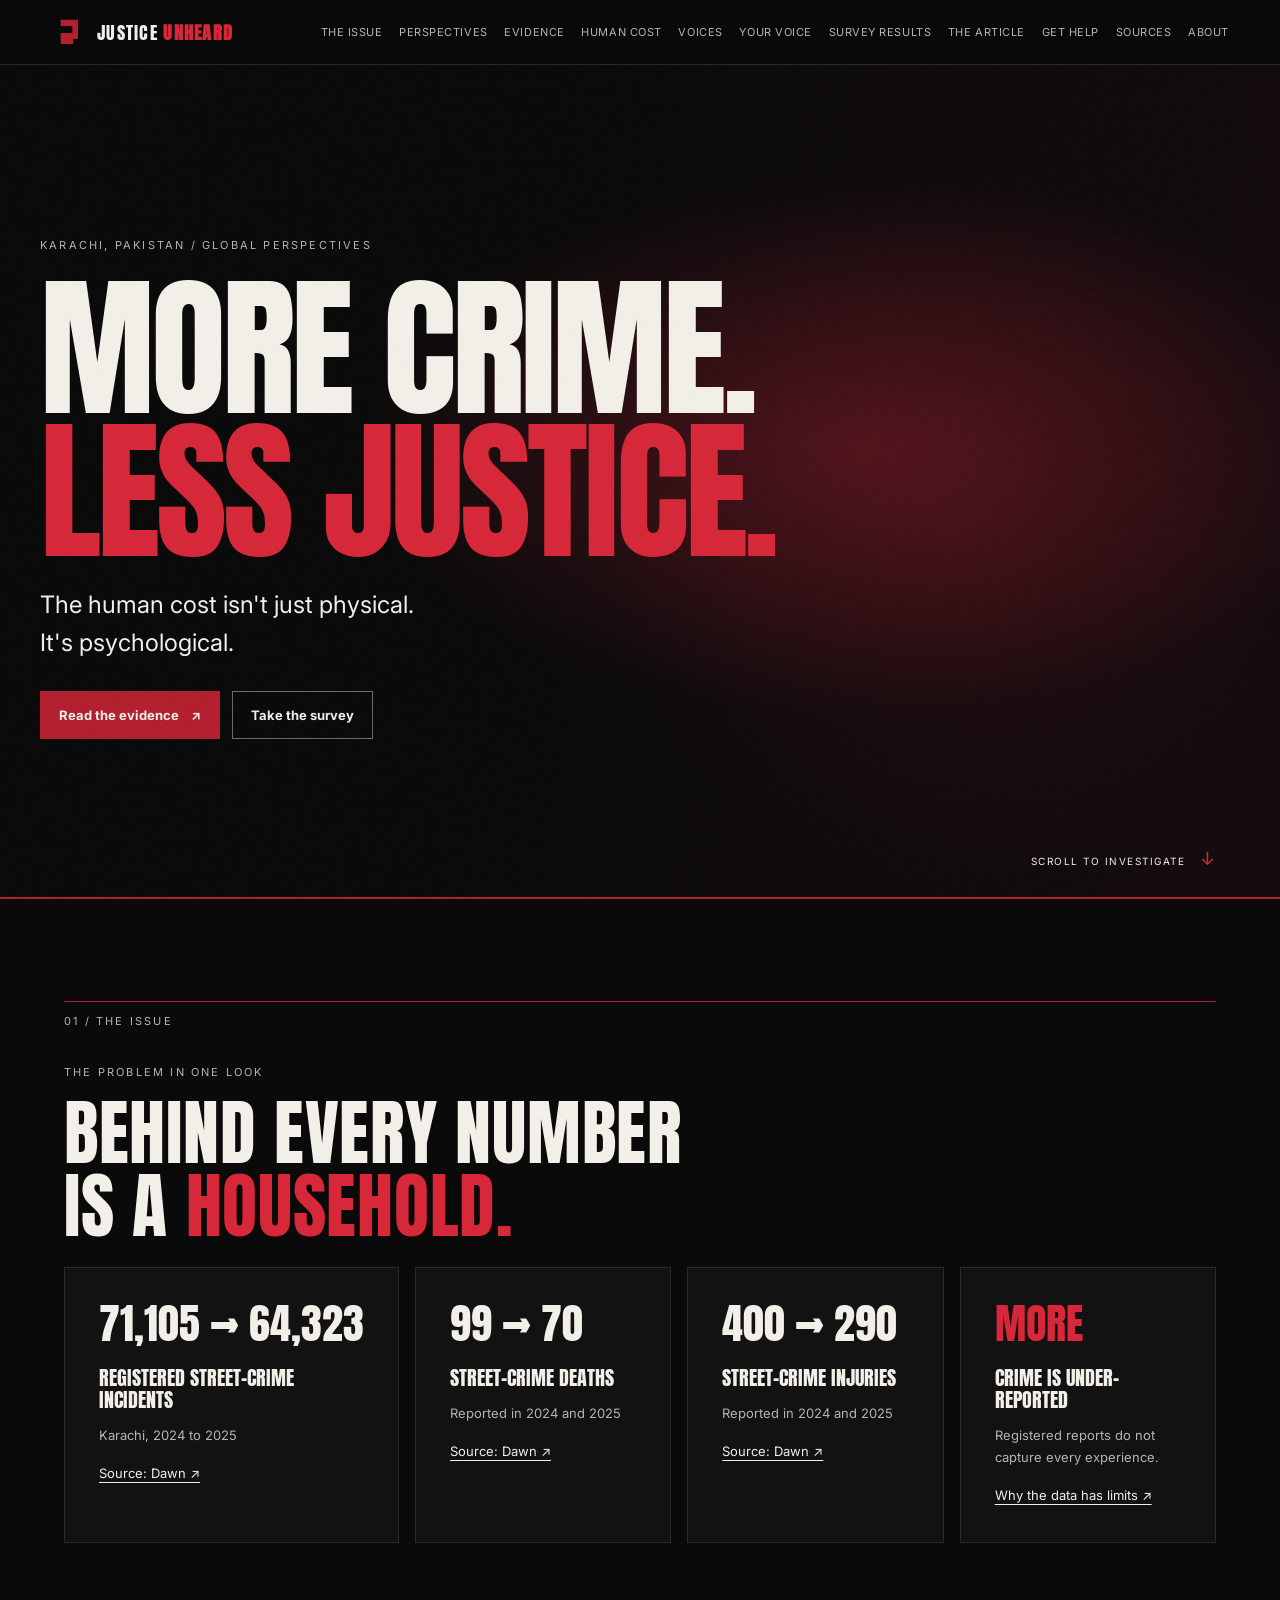
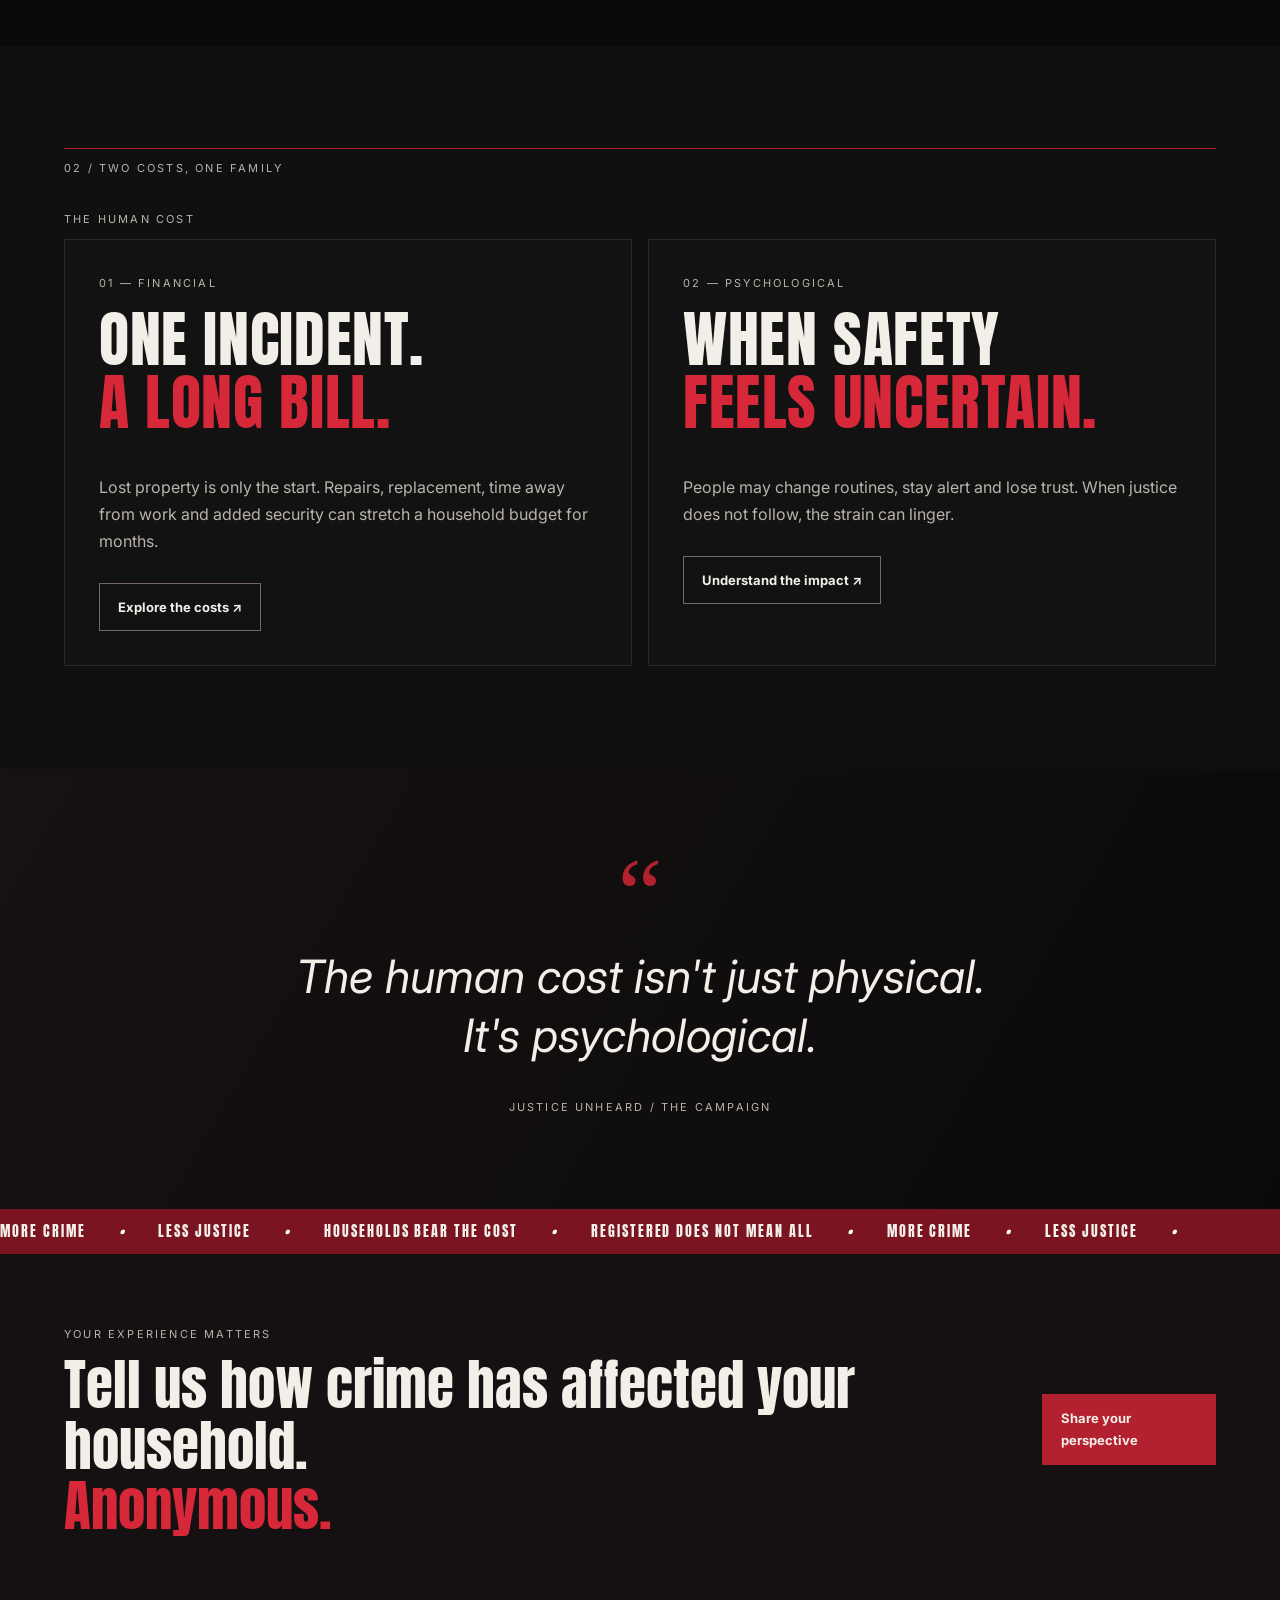
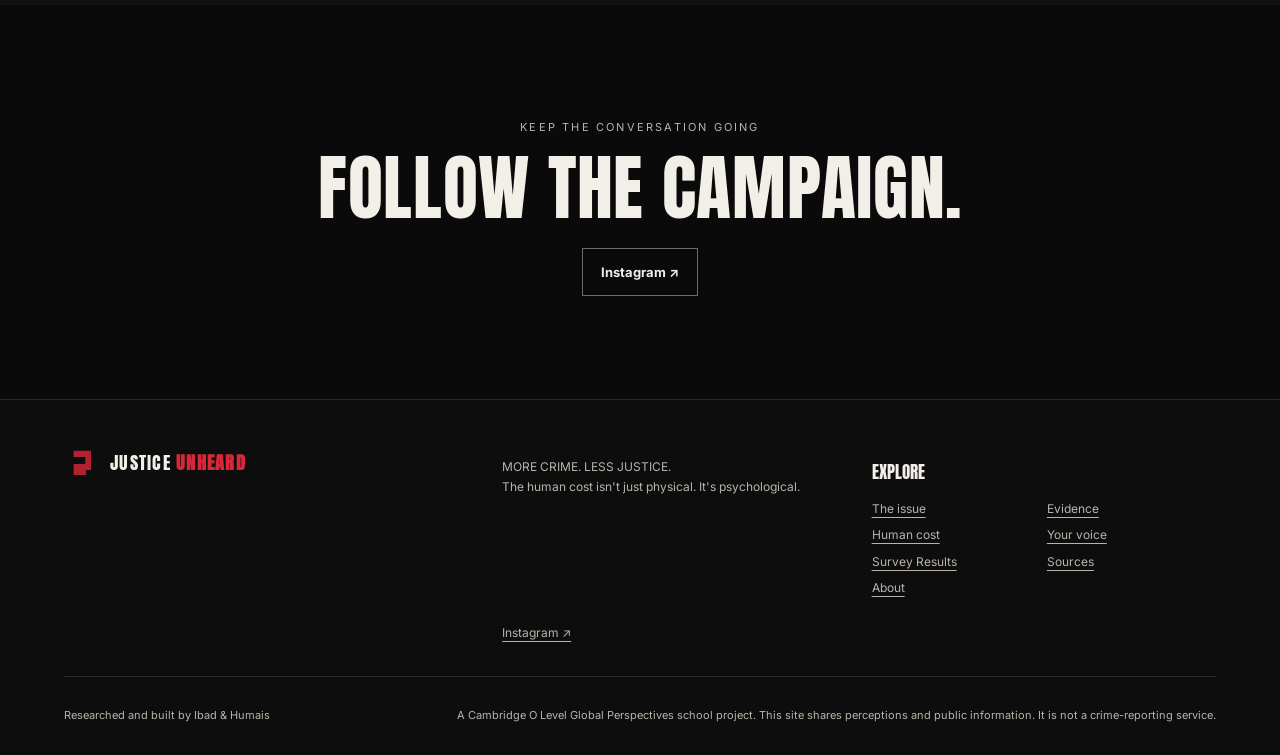
<file: index.html>
<!doctype html>
<html lang="en"><head><meta charset="utf-8"><meta name="viewport" content="width=device-width, initial-scale=1"><meta name="theme-color" content="#0a0a0a"><meta name="description" content="Justice Unheard: exploring the hidden financial and psychological cost of crime in Karachi."><meta property="og:title" content="Justice Unheard — More crime. Less justice."><meta property="og:description" content="The human cost isn't just physical. It's psychological."><meta property="og:type" content="website"><title>Justice Unheard — More crime. Less justice.</title><link rel="icon" href="assets/favicon.svg" type="image/svg+xml"><link rel="preconnect" href="https://fonts.googleapis.com"><link rel="preconnect" href="https://fonts.gstatic.com" crossorigin><link href="https://fonts.googleapis.com/css2?family=Anton&family=Inter:wght@400;500;600;700&display=swap" rel="stylesheet"><link rel="stylesheet" href="css/style.css"></head>
<body><a class="skip" href="#main">Skip to content</a><header class="site-header"><a class="brand" href="index.html"><img src="assets/logo.png" alt="Justice Unheard logo" width="36" height="36"><span>JUSTICE <b>UNHEARD</b></span></a><button class="menu-toggle" aria-label="Open navigation" aria-expanded="false">☰</button><nav class="nav" aria-label="Main navigation"><a href="issue.html">The issue</a><a href="perspectives.html">Perspectives</a><a href="evidence.html">Evidence</a><a href="impact.html">Human cost</a><a href="voices.html">Voices</a><a href="survey.html">Your voice</a><a href="survey-results.html">Survey Results</a><a href="article.html">The article</a><a href="help.html">Get help</a><a href="sources.html">Sources</a><a href="about.html">About</a></nav></header>
<main id="main">
<section class="hero"><div class="hero-glow"></div><div class="hero-content"><p class="eyebrow">KARACHI, PAKISTAN / GLOBAL PERSPECTIVES</p><h1>MORE CRIME.<br><span class="red">LESS JUSTICE.</span></h1><p class="hero-sub">The human cost isn't just physical.<br>It's psychological.</p><div class="actions"><a class="button" href="evidence.html">Read the evidence <span>↗</span></a><a class="button secondary survey-link" href="https://docs.google.com/forms/d/e/1FAIpQLScim4iBCGQR0rxpNgpihbhOZPfpFt5k8nPVeiE0IDJoPFiang/viewform?usp=publish-editor" target="_blank" rel="noopener noreferrer" aria-label="Open the survey in a new tab">Take the survey</a></div></div><a class="scroll-cue" href="#overview">SCROLL TO INVESTIGATE <span>↓</span></a><div class="hero-rule"></div></section>
<section class="section" id="overview"><div class="section-label"><span>01 / THE ISSUE</span></div><p class="eyebrow">THE PROBLEM IN ONE LOOK</p><h2>Behind every number<br>is a <span class="red">household.</span></h2><div class="grid stats"><article class="card stat reveal"><span class="stat-number">71,105 <i>→</i> 64,323</span><h3>Registered street-crime incidents</h3><p>Karachi, 2024 to 2025</p><a href="sources.html#src-5">Source: Dawn ↗</a></article><article class="card stat reveal"><span class="stat-number">99 <i>→</i> 70</span><h3>Street-crime deaths</h3><p>Reported in 2024 and 2025</p><a href="sources.html#src-5">Source: Dawn ↗</a></article><article class="card stat reveal"><span class="stat-number">400 <i>→</i> 290</span><h3>Street-crime injuries</h3><p>Reported in 2024 and 2025</p><a href="sources.html#src-5">Source: Dawn ↗</a></article><article class="card stat reveal"><span class="stat-number red">MORE</span><h3>Crime is under-reported</h3><p>Registered reports do not capture every experience.</p><a href="sources.html#src-5">Why the data has limits ↗</a></article></div></section>
<section class="section section-dark"><div class="section-label"><span>02 / TWO COSTS, ONE FAMILY</span></div><p class="eyebrow">THE HUMAN COST</p><div class="grid two"><article class="feature-card reveal"><span class="eyebrow">01 — FINANCIAL</span><h2>One incident.<br><span class="red">A long bill.</span></h2><p>Lost property is only the start. Repairs, replacement, time away from work and added security can stretch a household budget for months.</p><a class="button secondary" href="impact.html">Explore the costs ↗</a></article><article class="feature-card reveal"><span class="eyebrow">02 — PSYCHOLOGICAL</span><h2>When safety<br><span class="red">feels uncertain.</span></h2><p>People may change routines, stay alert and lose trust. When justice does not follow, the strain can linger.</p><a class="button secondary" href="impact.html#psychological">Understand the impact ↗</a></article></div></section>
<section class="quote-band"><span class="quote-mark">“</span><blockquote>The human cost isn't just physical.<br>It's psychological.</blockquote><span class="eyebrow">JUSTICE UNHEARD / THE CAMPAIGN</span></section>
<div class="ticker" aria-label="Campaign facts"><div>MORE CRIME <i>•</i> LESS JUSTICE <i>•</i> HOUSEHOLDS BEAR THE COST <i>•</i> REGISTERED DOES NOT MEAN ALL <i>•</i> MORE CRIME <i>•</i> LESS JUSTICE <i>•</i></div></div>
<section class="cta-band"><div><p class="eyebrow">YOUR EXPERIENCE MATTERS</p><h2>Tell us how crime has affected your household.<br><span class="red">Anonymous.</span></h2></div><a class="button survey-link" href="https://docs.google.com/forms/d/e/1FAIpQLScim4iBCGQR0rxpNgpihbhOZPfpFt5k8nPVeiE0IDJoPFiang/viewform?usp=publish-editor" target="_blank" rel="noopener noreferrer" aria-label="Open the survey in a new tab">Share your perspective</a></section>
<section class="section follow"><p class="eyebrow">KEEP THE CONVERSATION GOING</p><h2>Follow the campaign.</h2><a href="https://www.instagram.com/justice_unheard/" class="button secondary instagram-link" target="_blank" rel="noopener noreferrer" aria-label="Open Justice Unheard on Instagram in a new tab">Instagram &#8599;</a></section>
</main><footer class="site-footer"><div class="footer-top"><a class="brand" href="index.html"><img src="assets/logo.png" alt="Justice Unheard logo" width="36" height="36"><span>JUSTICE <b>UNHEARD</b></span></a><p class="footer-tag">MORE CRIME. LESS JUSTICE.<br>The human cost isn't just physical. It's psychological.</p><div><h2>Explore</h2><div class="footer-links"><a href="issue.html">The issue</a><a href="evidence.html">Evidence</a><a href="impact.html">Human cost</a><a href="survey.html">Your voice</a><a href="survey-results.html">Survey Results</a><a href="sources.html">Sources</a><a href="about.html">About</a></div></div><a href="https://www.instagram.com/justice_unheard/" class="instagram instagram-link" target="_blank" rel="noopener noreferrer" aria-label="Open Justice Unheard on Instagram in a new tab">Instagram &#8599;</a></div><div class="footer-bottom"><p>Researched and built by Ibad &amp; Humais</p><p>A Cambridge O Level Global Perspectives school project. This site shares perceptions and public information. It is not a crime-reporting service.</p></div></footer><button class="back-top" aria-label="Back to top">↑</button><script src="js/main.js"></script></body></html>
</file>
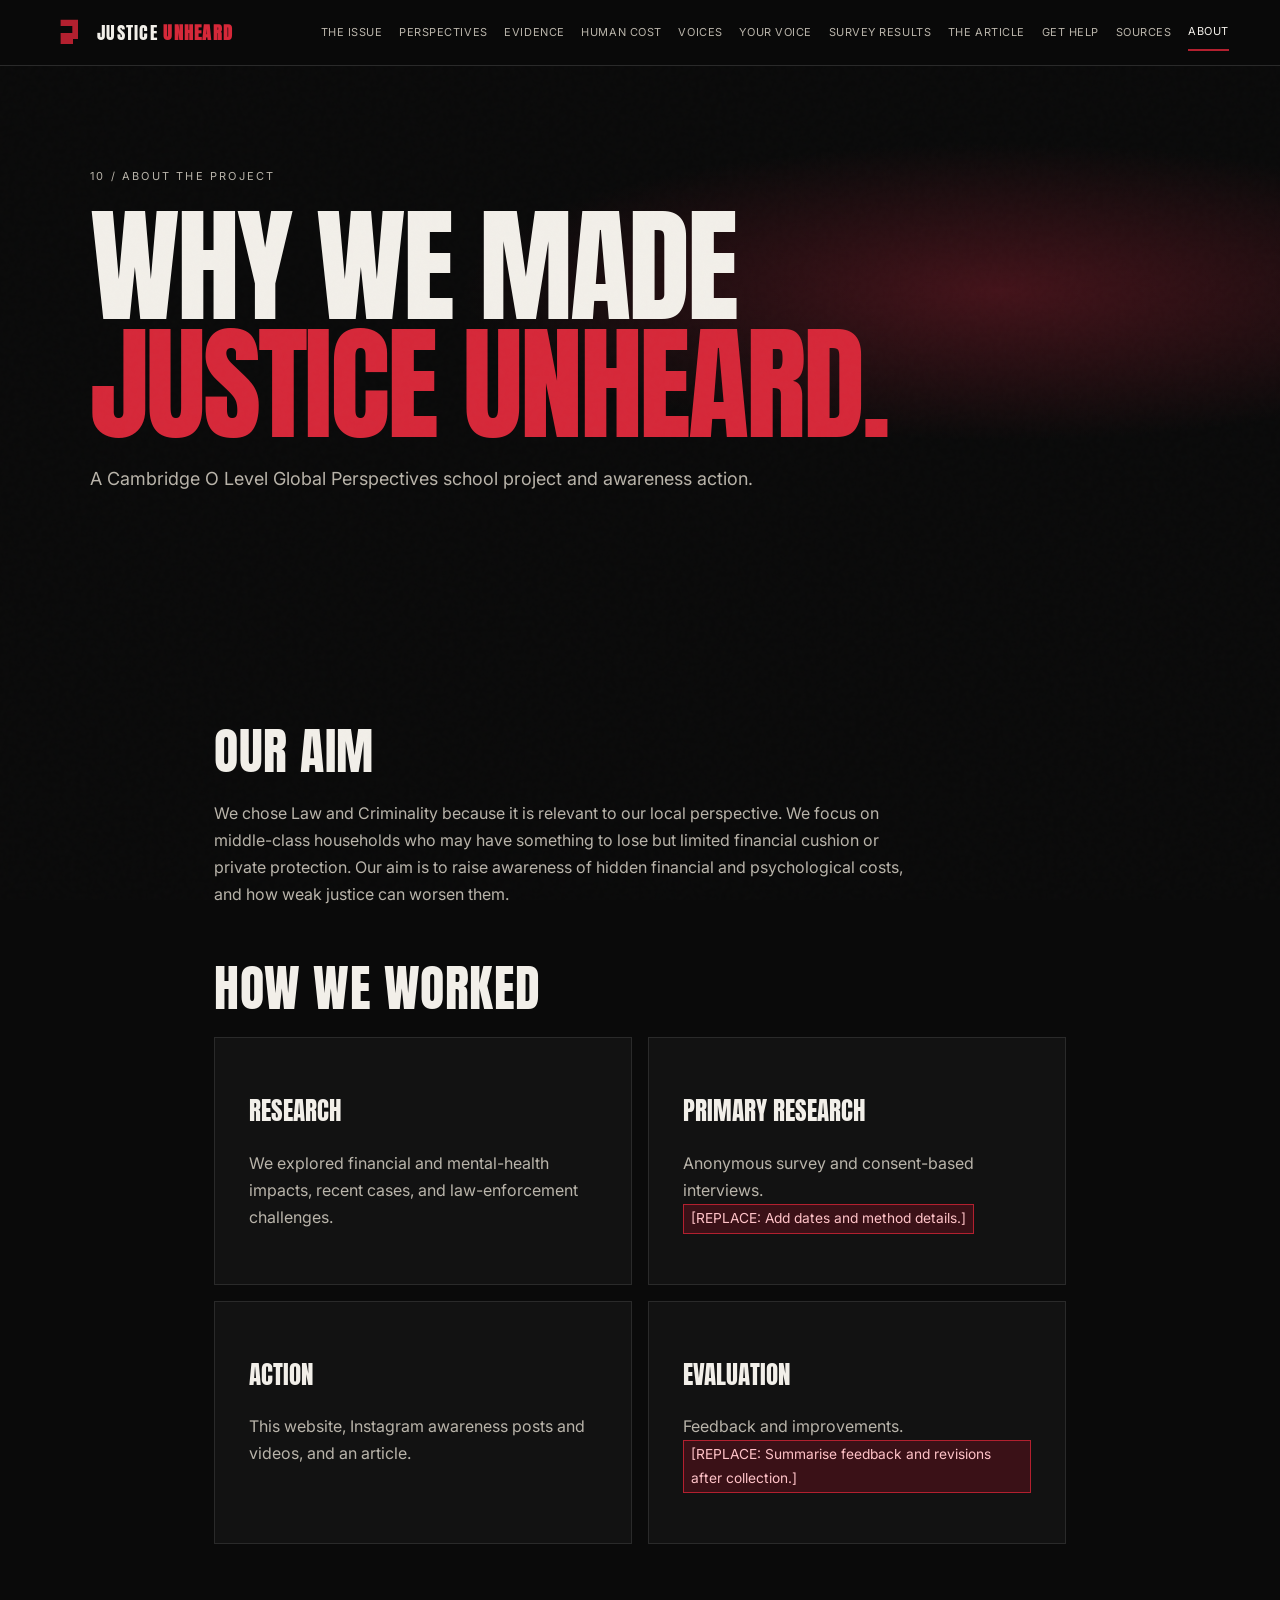
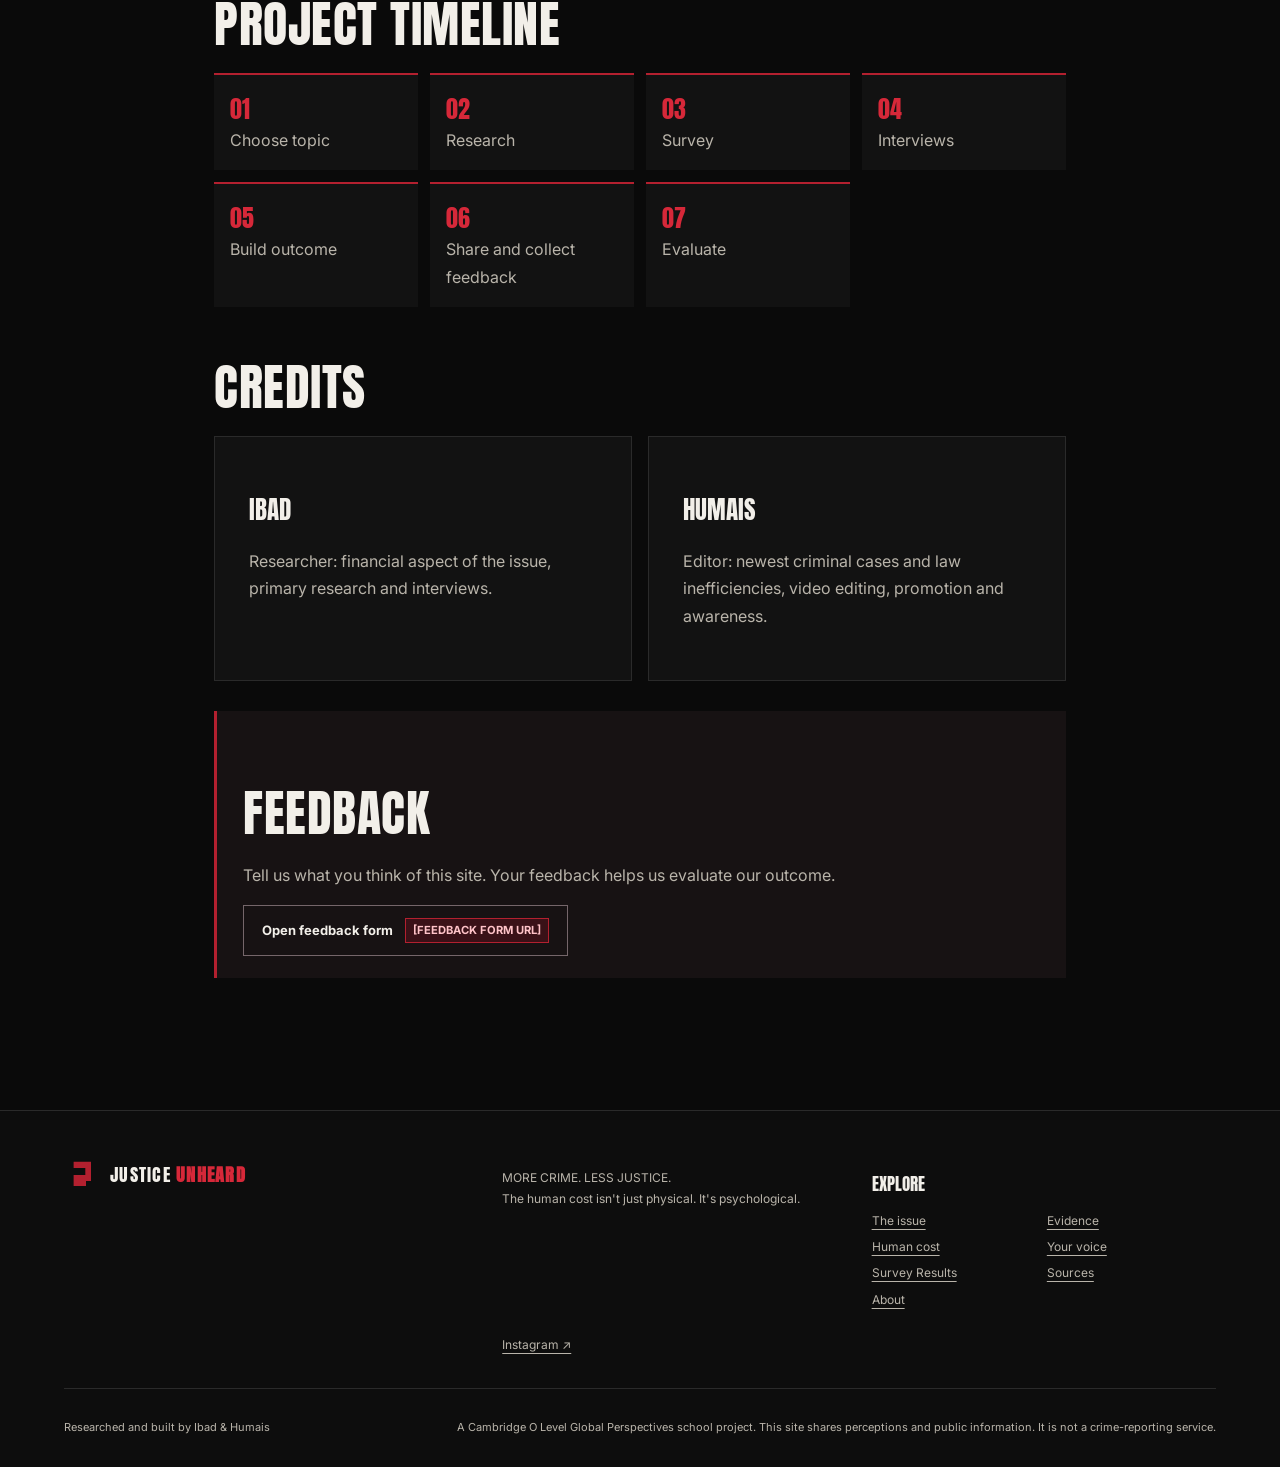
<file: about.html>
<!doctype html>
<html lang="en"><head><meta charset="utf-8"><meta name="viewport" content="width=device-width, initial-scale=1"><meta name="theme-color" content="#0a0a0a"><title>About the Project — Justice Unheard</title><link rel="icon" href="assets/favicon.svg" type="image/svg+xml"><link rel="preconnect" href="https://fonts.googleapis.com"><link rel="preconnect" href="https://fonts.gstatic.com" crossorigin><link href="https://fonts.googleapis.com/css2?family=Anton&family=Inter:wght@400;500;600;700&display=swap" rel="stylesheet"><link rel="stylesheet" href="css/style.css"></head><body><a class="skip" href="#main">Skip to content</a><header class="site-header"><a class="brand" href="index.html"><img src="assets/logo.png" alt="Justice Unheard logo" width="36" height="36"><span>JUSTICE <b>UNHEARD</b></span></a><button class="menu-toggle" aria-label="Open navigation" aria-expanded="false">☰</button><nav class="nav" aria-label="Main navigation"><a href="issue.html">The issue</a><a href="perspectives.html">Perspectives</a><a href="evidence.html">Evidence</a><a href="impact.html">Human cost</a><a href="voices.html">Voices</a><a href="survey.html">Your voice</a><a href="survey-results.html">Survey Results</a><a href="article.html">The article</a><a href="help.html">Get help</a><a href="sources.html">Sources</a><a href="about.html">About</a></nav></header><main id="main"><section class="page-hero"><p class="eyebrow">10 / ABOUT THE PROJECT</p><h1>WHY WE MADE<br><span class="red">JUSTICE UNHEARD.</span></h1><p>A Cambridge O Level Global Perspectives school project and awareness action.</p></section><section class="section prose"><h2>Our aim</h2><p>We chose Law and Criminality because it is relevant to our local perspective. We focus on middle-class households who may have something to lose but limited financial cushion or private protection. Our aim is to raise awareness of hidden financial and psychological costs, and how weak justice can worsen them.</p><h2>How we worked</h2><div class="grid two"><div class="card"><h3>Research</h3><p>We explored financial and mental-health impacts, recent cases, and law-enforcement challenges.</p></div><div class="card"><h3>Primary research</h3><p>Anonymous survey and consent-based interviews. <span class="todo">[REPLACE: Add dates and method details.]</span></p></div><div class="card"><h3>Action</h3><p>This website, Instagram awareness posts and videos, and an article.</p></div><div class="card"><h3>Evaluation</h3><p>Feedback and improvements. <span class="todo">[REPLACE: Summarise feedback and revisions after collection.]</span></p></div></div><h2>Project timeline</h2><ol class="timeline"><li>Choose topic</li><li>Research</li><li>Survey</li><li>Interviews</li><li>Build outcome</li><li>Share and collect feedback</li><li>Evaluate</li></ol><h2>Credits</h2><div class="grid two"><div class="card"><h3>Ibad</h3><p>Researcher: financial aspect of the issue, primary research and interviews.</p></div><div class="card"><h3>Humais</h3><p>Editor: newest criminal cases and law inefficiencies, video editing, promotion and awareness.</p></div></div><div class="callout"><h2>Feedback</h2><p>Tell us what you think of this site. Your feedback helps us evaluate our outcome.</p><a class="button secondary" href="#" target="_blank" rel="noopener">Open feedback form <span class="todo">[FEEDBACK FORM URL]</span></a></div></section></main><footer class="site-footer"><div class="footer-top"><a class="brand" href="index.html"><img src="assets/logo.png" alt="Justice Unheard logo" width="36" height="36"><span>JUSTICE <b>UNHEARD</b></span></a><p class="footer-tag">MORE CRIME. LESS JUSTICE.<br>The human cost isn't just physical. It's psychological.</p><div><h2>Explore</h2><div class="footer-links"><a href="issue.html">The issue</a><a href="evidence.html">Evidence</a><a href="impact.html">Human cost</a><a href="survey.html">Your voice</a><a href="survey-results.html">Survey Results</a><a href="sources.html">Sources</a><a href="about.html">About</a></div></div><a href="https://www.instagram.com/justice_unheard/" class="instagram instagram-link" target="_blank" rel="noopener noreferrer" aria-label="Open Justice Unheard on Instagram in a new tab">Instagram &#8599;</a></div><div class="footer-bottom"><p>Researched and built by Ibad &amp; Humais</p><p>A Cambridge O Level Global Perspectives school project. This site shares perceptions and public information. It is not a crime-reporting service.</p></div></footer><button class="back-top" aria-label="Back to top">↑</button><script src="js/main.js"></script></body></html>
</file>
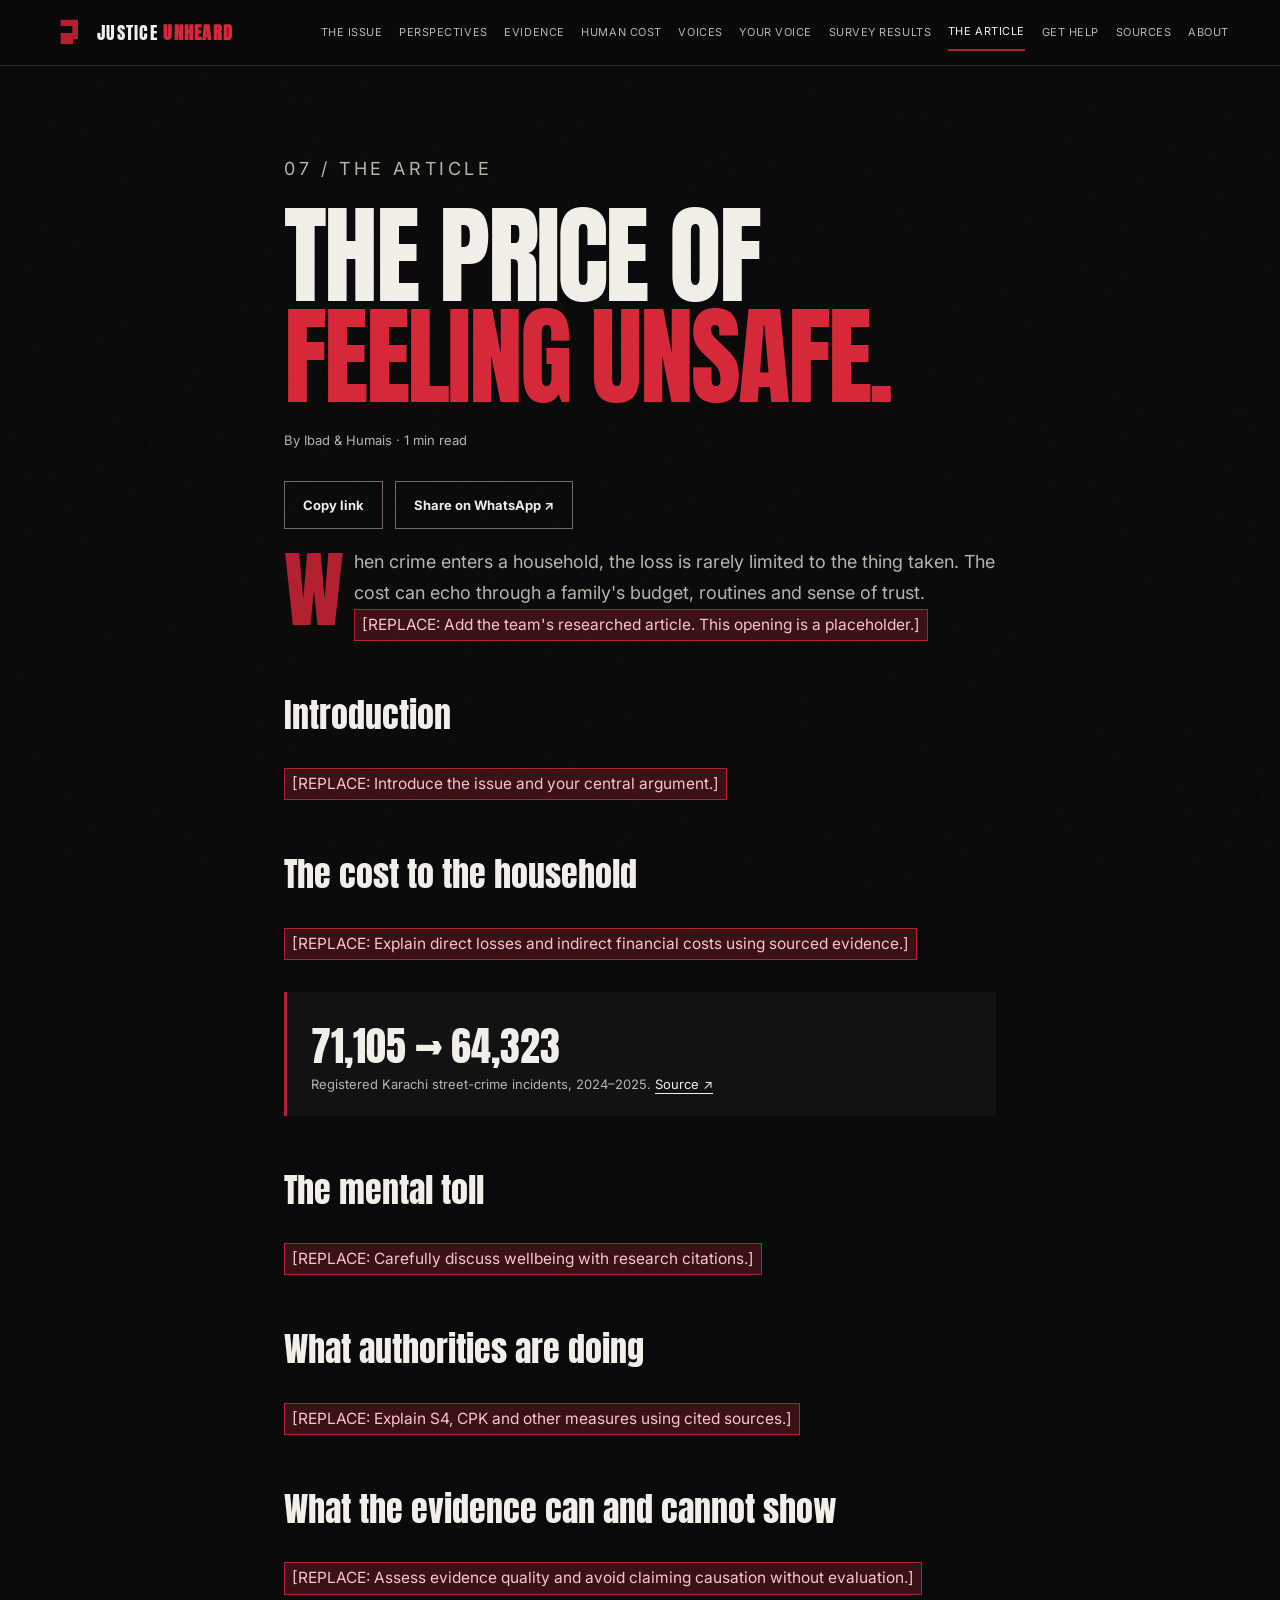
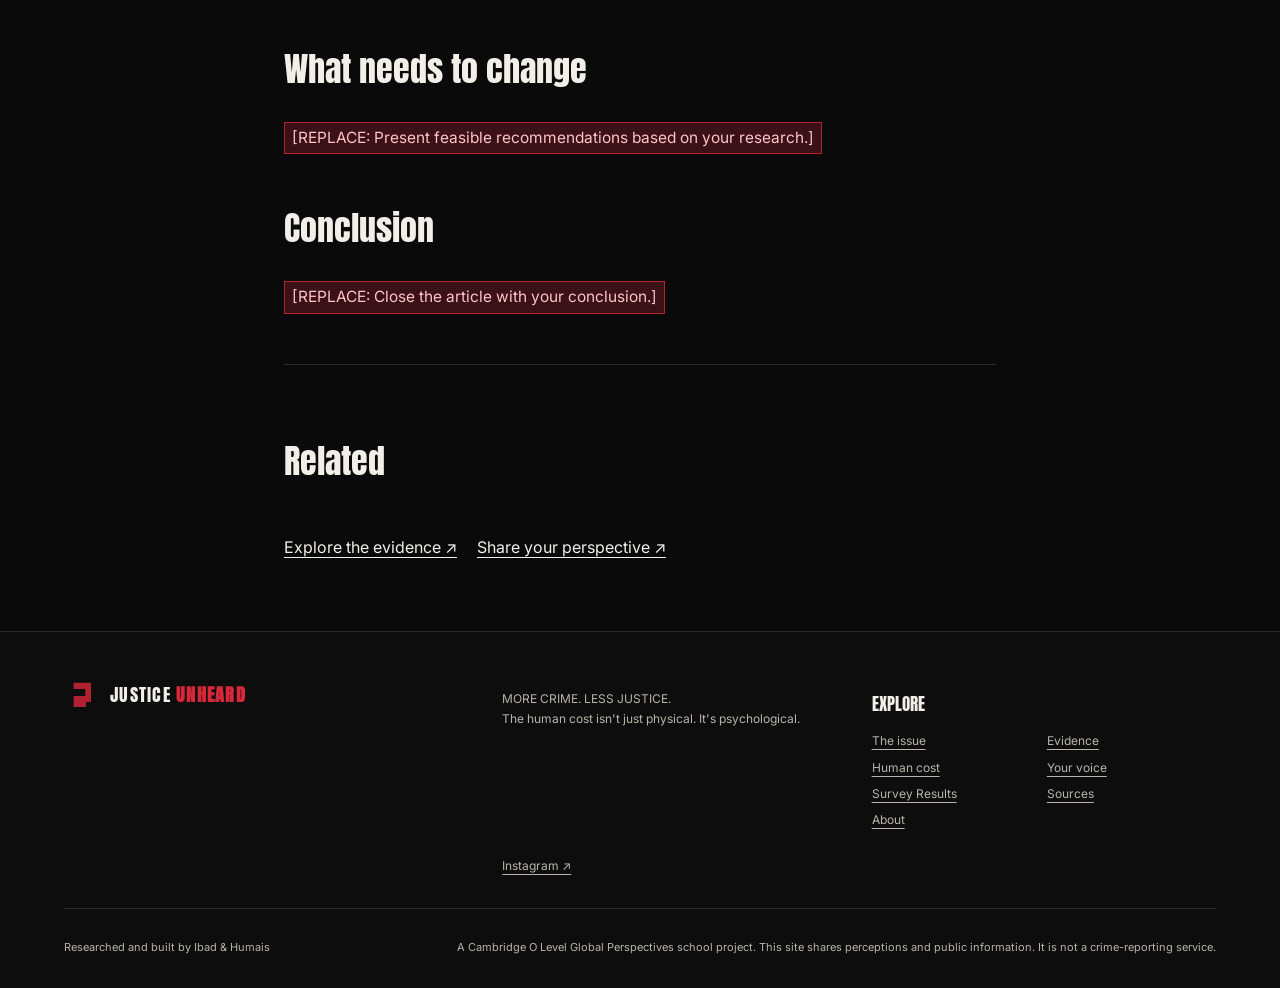
<file: article.html>
<!doctype html>
<html lang="en"><head><meta charset="utf-8"><meta name="viewport" content="width=device-width, initial-scale=1"><meta name="theme-color" content="#0a0a0a"><meta name="description" content="The Justice Unheard article on the human cost of crime in Karachi."><title>The Article — Justice Unheard</title><link rel="icon" href="assets/favicon.svg" type="image/svg+xml"><link rel="preconnect" href="https://fonts.googleapis.com"><link rel="preconnect" href="https://fonts.gstatic.com" crossorigin><link href="https://fonts.googleapis.com/css2?family=Anton&family=Inter:wght@400;500;600;700&display=swap" rel="stylesheet"><link rel="stylesheet" href="css/style.css"></head><body><a class="skip" href="#main">Skip to content</a><header class="site-header"><a class="brand" href="index.html"><img src="assets/logo.png" alt="Justice Unheard logo" width="36" height="36"><span>JUSTICE <b>UNHEARD</b></span></a><button class="menu-toggle" aria-label="Open navigation" aria-expanded="false">☰</button><nav class="nav" aria-label="Main navigation"><a href="issue.html">The issue</a><a href="perspectives.html">Perspectives</a><a href="evidence.html">Evidence</a><a href="impact.html">Human cost</a><a href="voices.html">Voices</a><a href="survey.html">Your voice</a><a href="survey-results.html">Survey Results</a><a href="article.html">The article</a><a href="help.html">Get help</a><a href="sources.html">Sources</a><a href="about.html">About</a></nav></header><main id="main"><article class="article"><p class="eyebrow">07 / THE ARTICLE</p><h1>THE PRICE OF<br><span class="red">FEELING UNSAFE.</span></h1><p class="byline">By Ibad &amp; Humais · <span id="readingTime">6 min read</span></p><div class="actions"><button class="button secondary" id="copyLink">Copy link</button><a class="button secondary" id="whatsappShare" href="#" target="_blank" rel="noopener">Share on WhatsApp ↗</a></div><p class="dropcap">When crime enters a household, the loss is rarely limited to the thing taken. The cost can echo through a family's budget, routines and sense of trust. <span class="todo">[REPLACE: Add the team's researched article. This opening is a placeholder.]</span></p><h2>Introduction</h2><p><span class="todo">[REPLACE: Introduce the issue and your central argument.]</span></p><h2>The cost to the household</h2><p><span class="todo">[REPLACE: Explain direct losses and indirect financial costs using sourced evidence.]</span></p><aside class="stat-callout">71,105 → 64,323 <small>Registered Karachi street-crime incidents, 2024–2025. <a href="sources.html#src-5">Source ↗</a></small></aside><h2>The mental toll</h2><p><span class="todo">[REPLACE: Carefully discuss wellbeing with research citations.]</span></p><h2>What authorities are doing</h2><p><span class="todo">[REPLACE: Explain S4, CPK and other measures using cited sources.]</span></p><h2>What the evidence can and cannot show</h2><p><span class="todo">[REPLACE: Assess evidence quality and avoid claiming causation without evaluation.]</span></p><h2>What needs to change</h2><p><span class="todo">[REPLACE: Present feasible recommendations based on your research.]</span></p><h2>Conclusion</h2><p><span class="todo">[REPLACE: Close the article with your conclusion.]</span></p><div class="related"><h2>Related</h2><a href="evidence.html">Explore the evidence ↗</a><a class="survey-link" href="https://docs.google.com/forms/d/e/1FAIpQLScim4iBCGQR0rxpNgpihbhOZPfpFt5k8nPVeiE0IDJoPFiang/viewform?usp=publish-editor" target="_blank" rel="noopener noreferrer" aria-label="Open the survey in a new tab">Share your perspective ↗</a></div></article></main><footer class="site-footer"><div class="footer-top"><a class="brand" href="index.html"><img src="assets/logo.png" alt="Justice Unheard logo" width="36" height="36"><span>JUSTICE <b>UNHEARD</b></span></a><p class="footer-tag">MORE CRIME. LESS JUSTICE.<br>The human cost isn't just physical. It's psychological.</p><div><h2>Explore</h2><div class="footer-links"><a href="issue.html">The issue</a><a href="evidence.html">Evidence</a><a href="impact.html">Human cost</a><a href="survey.html">Your voice</a><a href="survey-results.html">Survey Results</a><a href="sources.html">Sources</a><a href="about.html">About</a></div></div><a href="https://www.instagram.com/justice_unheard/" class="instagram instagram-link" target="_blank" rel="noopener noreferrer" aria-label="Open Justice Unheard on Instagram in a new tab">Instagram &#8599;</a></div><div class="footer-bottom"><p>Researched and built by Ibad &amp; Humais</p><p>A Cambridge O Level Global Perspectives school project. This site shares perceptions and public information. It is not a crime-reporting service.</p></div></footer><button class="back-top" aria-label="Back to top">↑</button><script src="js/main.js"></script></body></html>
</file>
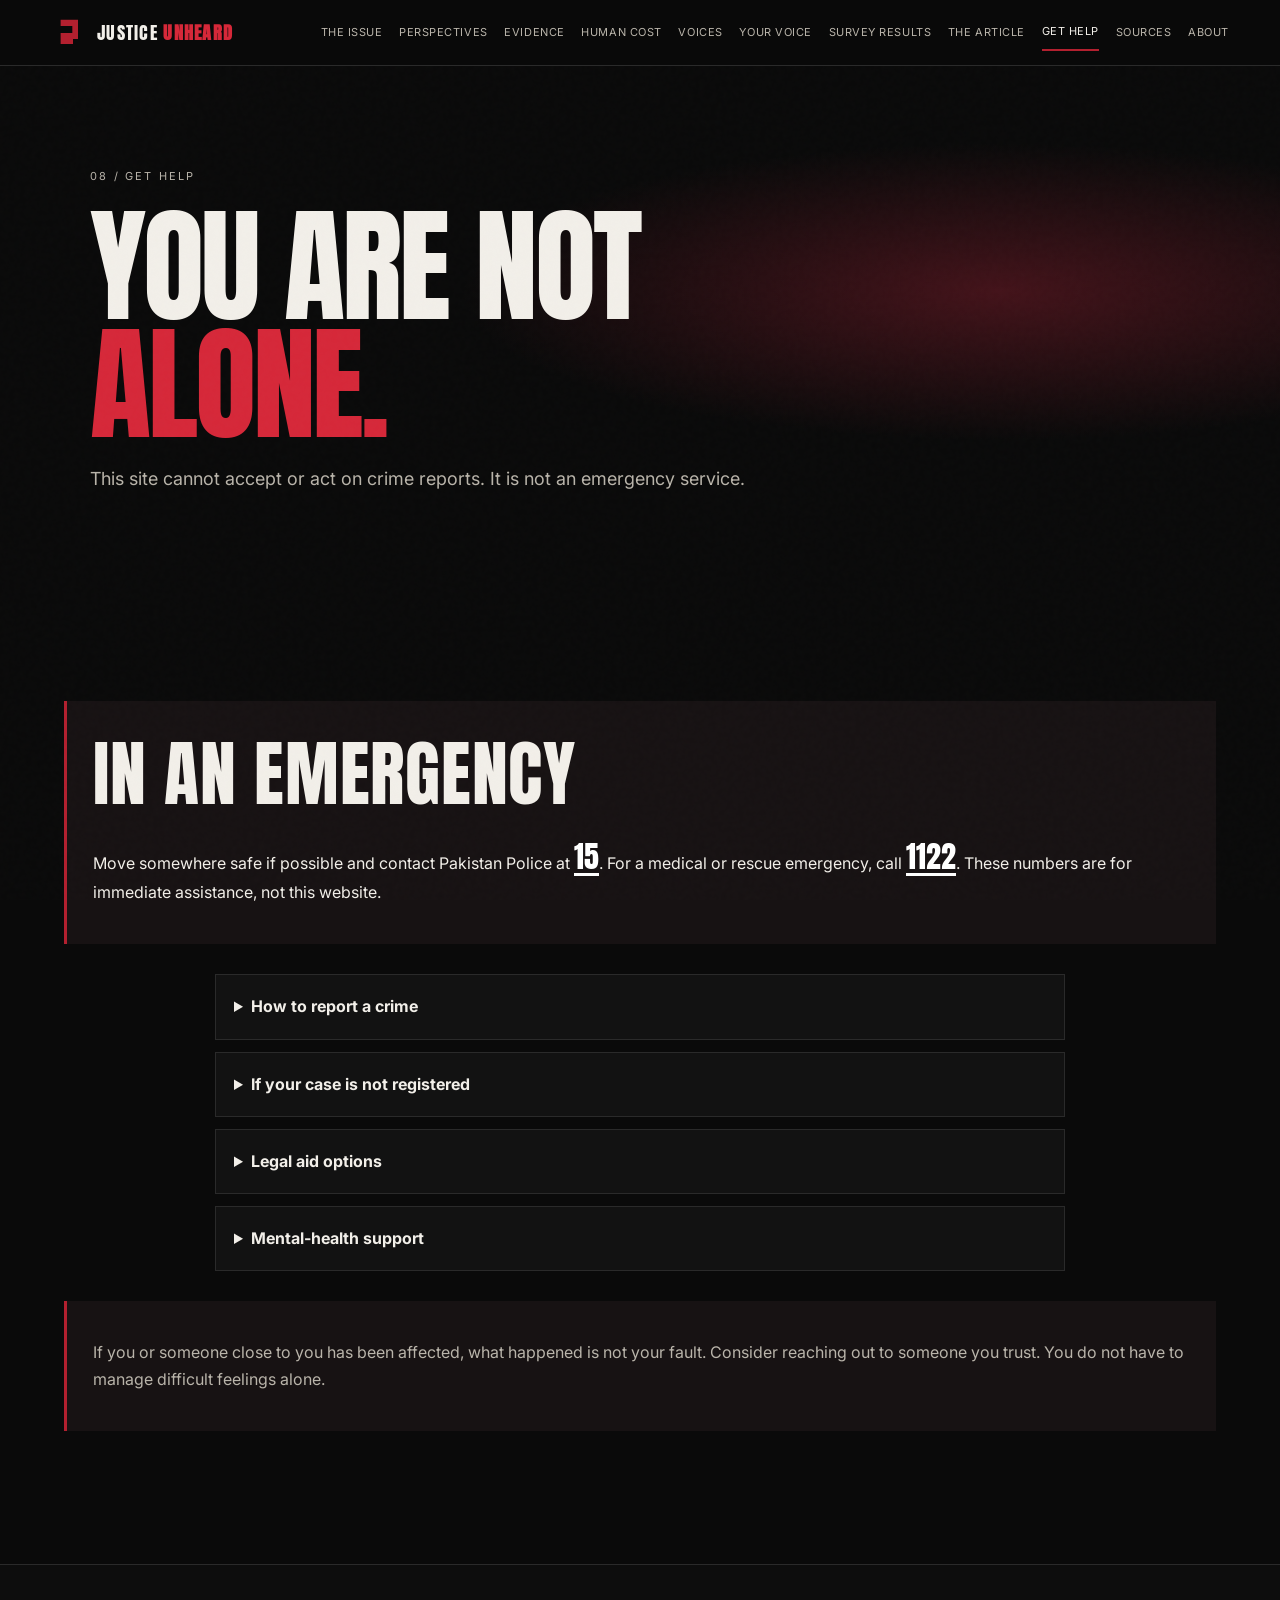
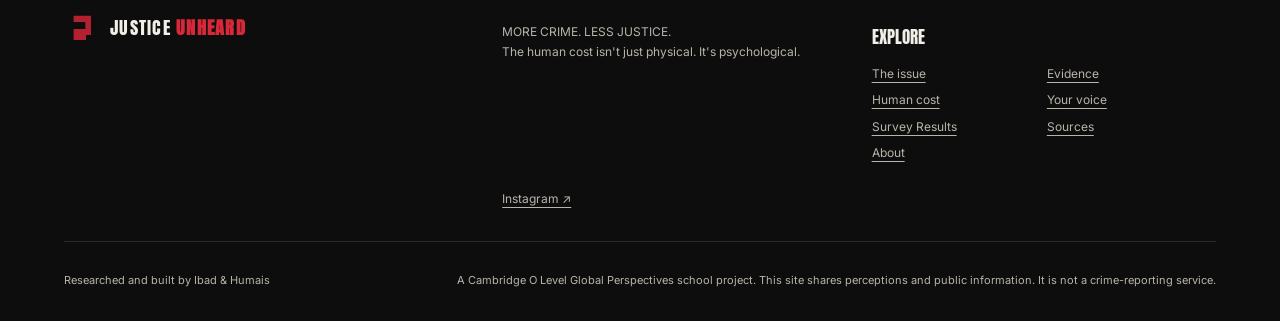
<file: help.html>
<!doctype html>
<html lang="en"><head><meta charset="utf-8"><meta name="viewport" content="width=device-width, initial-scale=1"><meta name="theme-color" content="#0a0a0a"><title>Get Help — Justice Unheard</title><link rel="icon" href="assets/favicon.svg" type="image/svg+xml"><link rel="preconnect" href="https://fonts.googleapis.com"><link rel="preconnect" href="https://fonts.gstatic.com" crossorigin><link href="https://fonts.googleapis.com/css2?family=Anton&family=Inter:wght@400;500;600;700&display=swap" rel="stylesheet"><link rel="stylesheet" href="css/style.css"></head><body><a class="skip" href="#main">Skip to content</a><header class="site-header"><a class="brand" href="index.html"><img src="assets/logo.png" alt="Justice Unheard logo" width="36" height="36"><span>JUSTICE <b>UNHEARD</b></span></a><button class="menu-toggle" aria-label="Open navigation" aria-expanded="false">☰</button><nav class="nav" aria-label="Main navigation"><a href="issue.html">The issue</a><a href="perspectives.html">Perspectives</a><a href="evidence.html">Evidence</a><a href="impact.html">Human cost</a><a href="voices.html">Voices</a><a href="survey.html">Your voice</a><a href="survey-results.html">Survey Results</a><a href="article.html">The article</a><a href="help.html">Get help</a><a href="sources.html">Sources</a><a href="about.html">About</a></nav></header><main id="main"><section class="page-hero"><p class="eyebrow">08 / GET HELP</p><h1>YOU ARE NOT<br><span class="red">ALONE.</span></h1><p>This site cannot accept or act on crime reports. It is not an emergency service.</p></section><section class="section"><div class="notice"><h2>In an emergency</h2><p>Move somewhere safe if possible and contact Pakistan Police at <a class="phone" href="tel:15">15</a>. For a medical or rescue emergency, call <a class="phone" href="tel:1122">1122</a>. These numbers are for immediate assistance, not this website.</p></div><details class="accordion"><summary>How to report a crime</summary><p>Contact police at 15 or visit a police station to ask about filing a report (FIR). Keep any case reference and copies of documents. Do not share sensitive information through this student project.</p><a href="https://www.sindhpolice.gov.pk/" target="_blank" rel="noopener noreferrer" aria-label="Open external source in a new tab">Sindh Police official website ↗</a></details><details class="accordion"><summary>If your case is not registered</summary><p>Ask the station for the reason and any available written record. For guidance on complaint routes, use the official <a href="https://igpcms.sindhpolice.gov.pk/" target="_blank" rel="noopener noreferrer" aria-label="Open external source in a new tab">Sindh Police complaint management system ↗</a> or seek independent legal advice. Check official channels for current requirements.</p></details><details class="accordion"><summary>Legal aid options</summary><p>Ask a trusted adult, local bar association or legal aid organisation about current eligibility and availability. We do not verify individual cases or provide legal advice. <span class="todo">[REPLACE: Add verified local legal-aid organisation and current contact details.]</span></p></details><details class="accordion"><summary>Mental-health support</summary><p>If you are distressed, consider talking with someone you trust and contacting a qualified mental-health professional. <a href="https://rozan.org/" target="_blank" rel="noopener noreferrer" aria-label="Open external source in a new tab">Rozan ↗</a> provides psychosocial support and services in Pakistan; check its official site for current contact options and availability. <span class="todo">[REPLACE: Add a verified current helpline only after checking the organisation's official source.]</span></p></details><div class="callout"><p>If you or someone close to you has been affected, what happened is not your fault. Consider reaching out to someone you trust. You do not have to manage difficult feelings alone.</p></div></section></main><footer class="site-footer"><div class="footer-top"><a class="brand" href="index.html"><img src="assets/logo.png" alt="Justice Unheard logo" width="36" height="36"><span>JUSTICE <b>UNHEARD</b></span></a><p class="footer-tag">MORE CRIME. LESS JUSTICE.<br>The human cost isn't just physical. It's psychological.</p><div><h2>Explore</h2><div class="footer-links"><a href="issue.html">The issue</a><a href="evidence.html">Evidence</a><a href="impact.html">Human cost</a><a href="survey.html">Your voice</a><a href="survey-results.html">Survey Results</a><a href="sources.html">Sources</a><a href="about.html">About</a></div></div><a href="https://www.instagram.com/justice_unheard/" class="instagram instagram-link" target="_blank" rel="noopener noreferrer" aria-label="Open Justice Unheard on Instagram in a new tab">Instagram &#8599;</a></div><div class="footer-bottom"><p>Researched and built by Ibad &amp; Humais</p><p>A Cambridge O Level Global Perspectives school project. This site shares perceptions and public information. It is not a crime-reporting service.</p></div></footer><button class="back-top" aria-label="Back to top">↑</button><script src="js/main.js"></script></body></html>
</file>
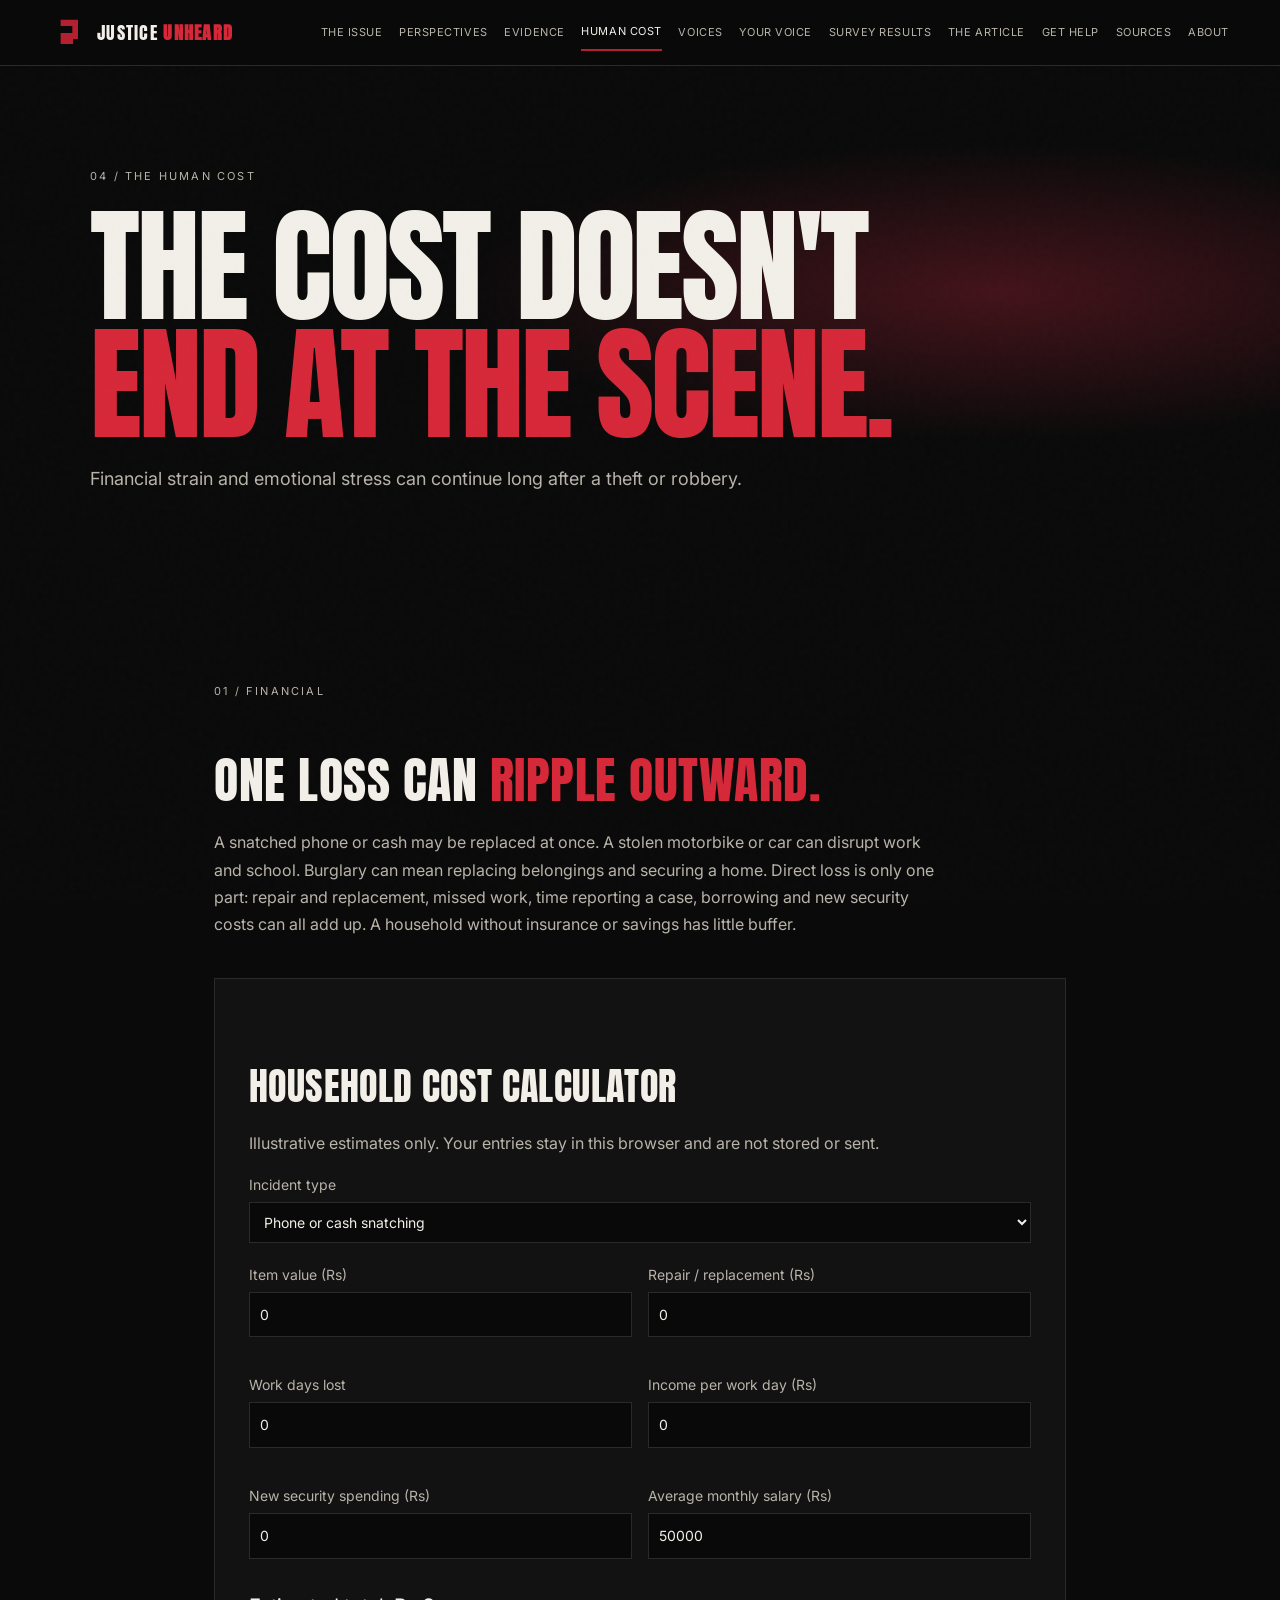
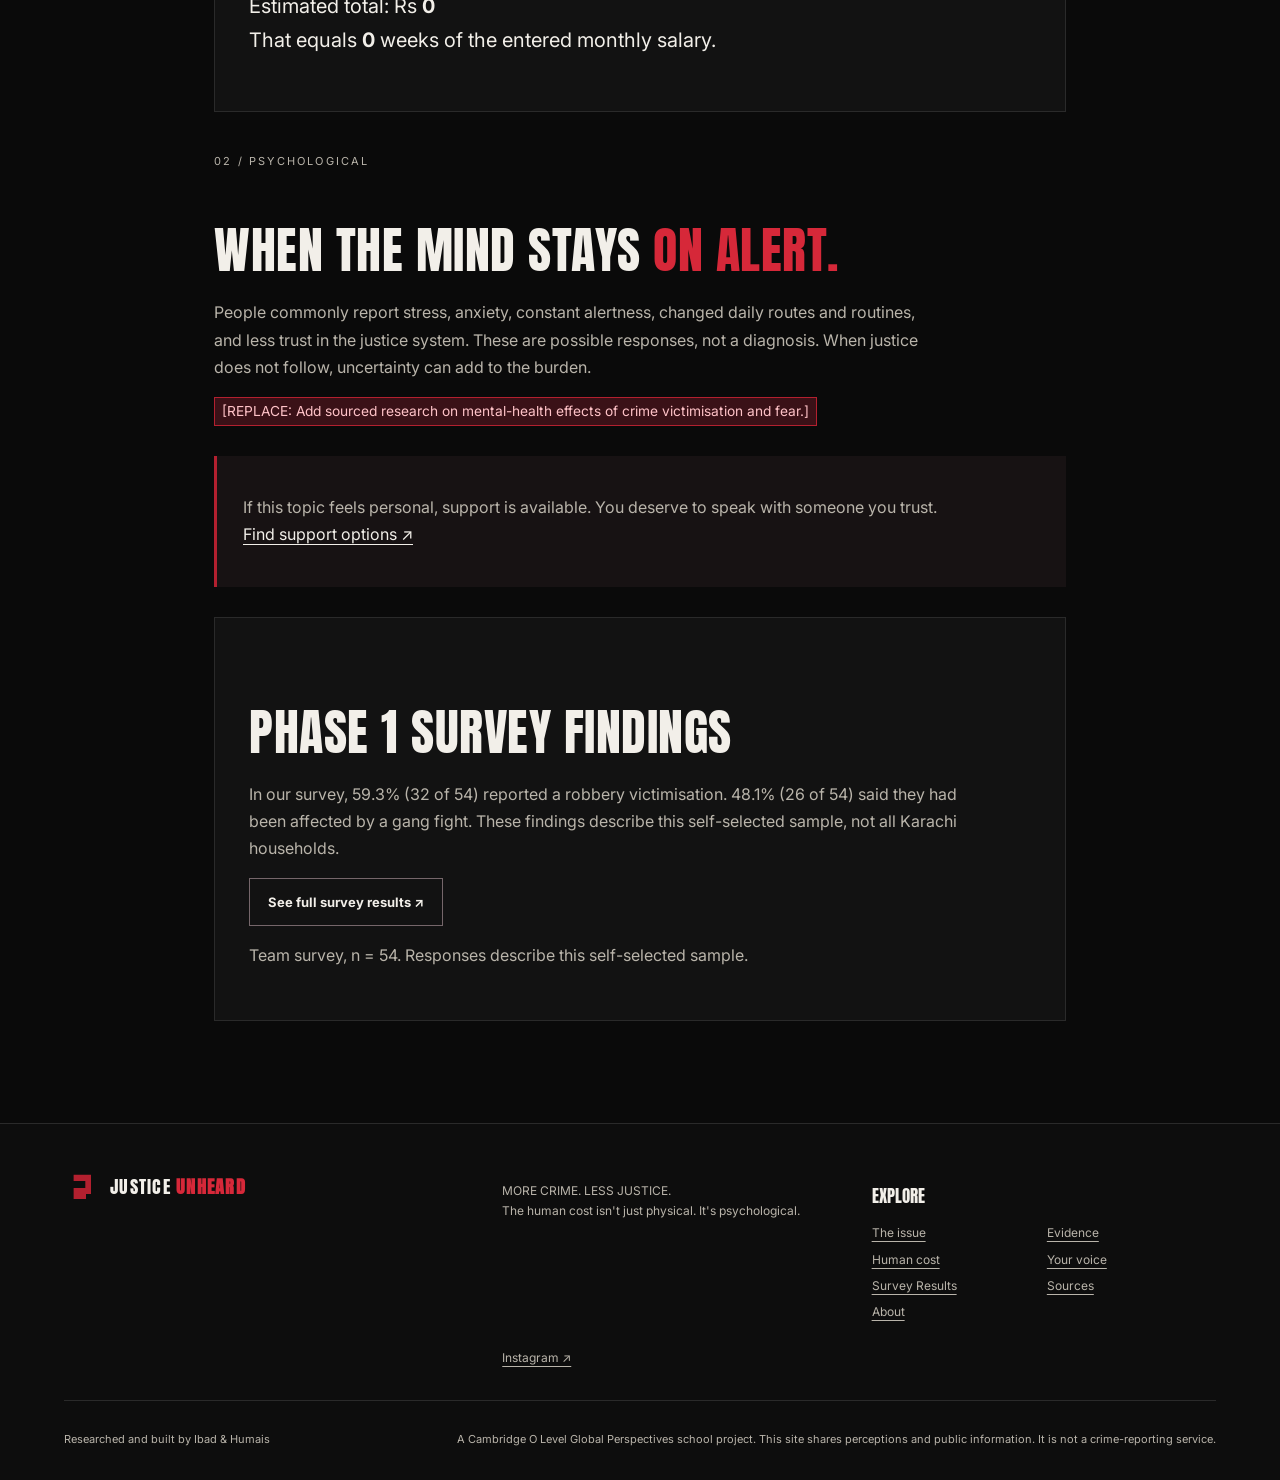
<file: impact.html>
<!doctype html>
<html lang="en"><head><meta charset="utf-8"><meta name="viewport" content="width=device-width, initial-scale=1"><meta name="theme-color" content="#0a0a0a"><title>The Human Cost — Justice Unheard</title><link rel="icon" href="assets/favicon.svg" type="image/svg+xml"><link rel="preconnect" href="https://fonts.googleapis.com"><link rel="preconnect" href="https://fonts.gstatic.com" crossorigin><link href="https://fonts.googleapis.com/css2?family=Anton&family=Inter:wght@400;500;600;700&display=swap" rel="stylesheet"><link rel="stylesheet" href="css/style.css"></head><body><a class="skip" href="#main">Skip to content</a><header class="site-header"><a class="brand" href="index.html"><img src="assets/logo.png" alt="Justice Unheard logo" width="36" height="36"><span>JUSTICE <b>UNHEARD</b></span></a><button class="menu-toggle" aria-label="Open navigation" aria-expanded="false">☰</button><nav class="nav" aria-label="Main navigation"><a href="issue.html">The issue</a><a href="perspectives.html">Perspectives</a><a href="evidence.html">Evidence</a><a href="impact.html">Human cost</a><a href="voices.html">Voices</a><a href="survey.html">Your voice</a><a href="survey-results.html">Survey Results</a><a href="article.html">The article</a><a href="help.html">Get help</a><a href="sources.html">Sources</a><a href="about.html">About</a></nav></header><main id="main"><section class="page-hero"><p class="eyebrow">04 / THE HUMAN COST</p><h1>THE COST DOESN'T<br><span class="red">END AT THE SCENE.</span></h1><p>Financial strain and emotional stress can continue long after a theft or robbery.</p></section><section class="section prose"><p class="eyebrow">01 / FINANCIAL</p><h2>One loss can <span class="red">ripple outward.</span></h2><p>A snatched phone or cash may be replaced at once. A stolen motorbike or car can disrupt work and school. Burglary can mean replacing belongings and securing a home. Direct loss is only one part: repair and replacement, missed work, time reporting a case, borrowing and new security costs can all add up. A household without insurance or savings has little buffer.</p><div class="card calculator"><h2>Household cost calculator</h2><p>Illustrative estimates only. Your entries stay in this browser and are not stored or sent.</p><label>Incident type<select id="incident"><option>Phone or cash snatching</option><option>Motorbike theft</option><option>Car theft</option><option>Burglary</option></select></label><div class="grid two"><label>Item value (Rs)<input type="number" min="0" id="itemValue" value="0"></label><label>Repair / replacement (Rs)<input type="number" min="0" id="repairValue" value="0"></label><label>Work days lost<input type="number" min="0" id="workDays" value="0"></label><label>Income per work day (Rs)<input type="number" min="0" id="dailyIncome" value="0"></label><label>New security spending (Rs)<input type="number" min="0" id="securityCost" value="0"></label><label>Average monthly salary (Rs)<input type="number" min="1" id="salary" value="50000"></label></div><p class="result" aria-live="polite">Estimated total: Rs <b id="totalCost">0</b><br>That equals <b id="weeksCost">0</b> weeks of the entered monthly salary.</p></div><div id="psychological"><p class="eyebrow">02 / PSYCHOLOGICAL</p><h2>When the mind stays <span class="red">on alert.</span></h2><p>People commonly report stress, anxiety, constant alertness, changed daily routes and routines, and less trust in the justice system. These are possible responses, not a diagnosis. When justice does not follow, uncertainty can add to the burden.</p><p><span class="todo">[REPLACE: Add sourced research on mental-health effects of crime victimisation and fear.]</span></p><div class="callout"><p>If this topic feels personal, support is available. You deserve to speak with someone you trust. <a href="help.html">Find support options ↗</a></p></div></div><div class="card"><h2>Phase 1 survey findings</h2><div id="impactSurveySummary"><p>Loading survey results?</p></div><p>Team survey, n = 54. Responses describe this self-selected sample.</p></div></section></main><footer class="site-footer"><div class="footer-top"><a class="brand" href="index.html"><img src="assets/logo.png" alt="Justice Unheard logo" width="36" height="36"><span>JUSTICE <b>UNHEARD</b></span></a><p class="footer-tag">MORE CRIME. LESS JUSTICE.<br>The human cost isn't just physical. It's psychological.</p><div><h2>Explore</h2><div class="footer-links"><a href="issue.html">The issue</a><a href="evidence.html">Evidence</a><a href="impact.html">Human cost</a><a href="survey.html">Your voice</a><a href="survey-results.html">Survey Results</a><a href="sources.html">Sources</a><a href="about.html">About</a></div></div><a href="https://www.instagram.com/justice_unheard/" class="instagram instagram-link" target="_blank" rel="noopener noreferrer" aria-label="Open Justice Unheard on Instagram in a new tab">Instagram &#8599;</a></div><div class="footer-bottom"><p>Researched and built by Ibad &amp; Humais</p><p>A Cambridge O Level Global Perspectives school project. This site shares perceptions and public information. It is not a crime-reporting service.</p></div></footer><button class="back-top" aria-label="Back to top">↑</button><script src="data/phase1-survey.js"></script><script src="js/phase1-results.js"></script><script src="js/main.js"></script></body></html>
</file>
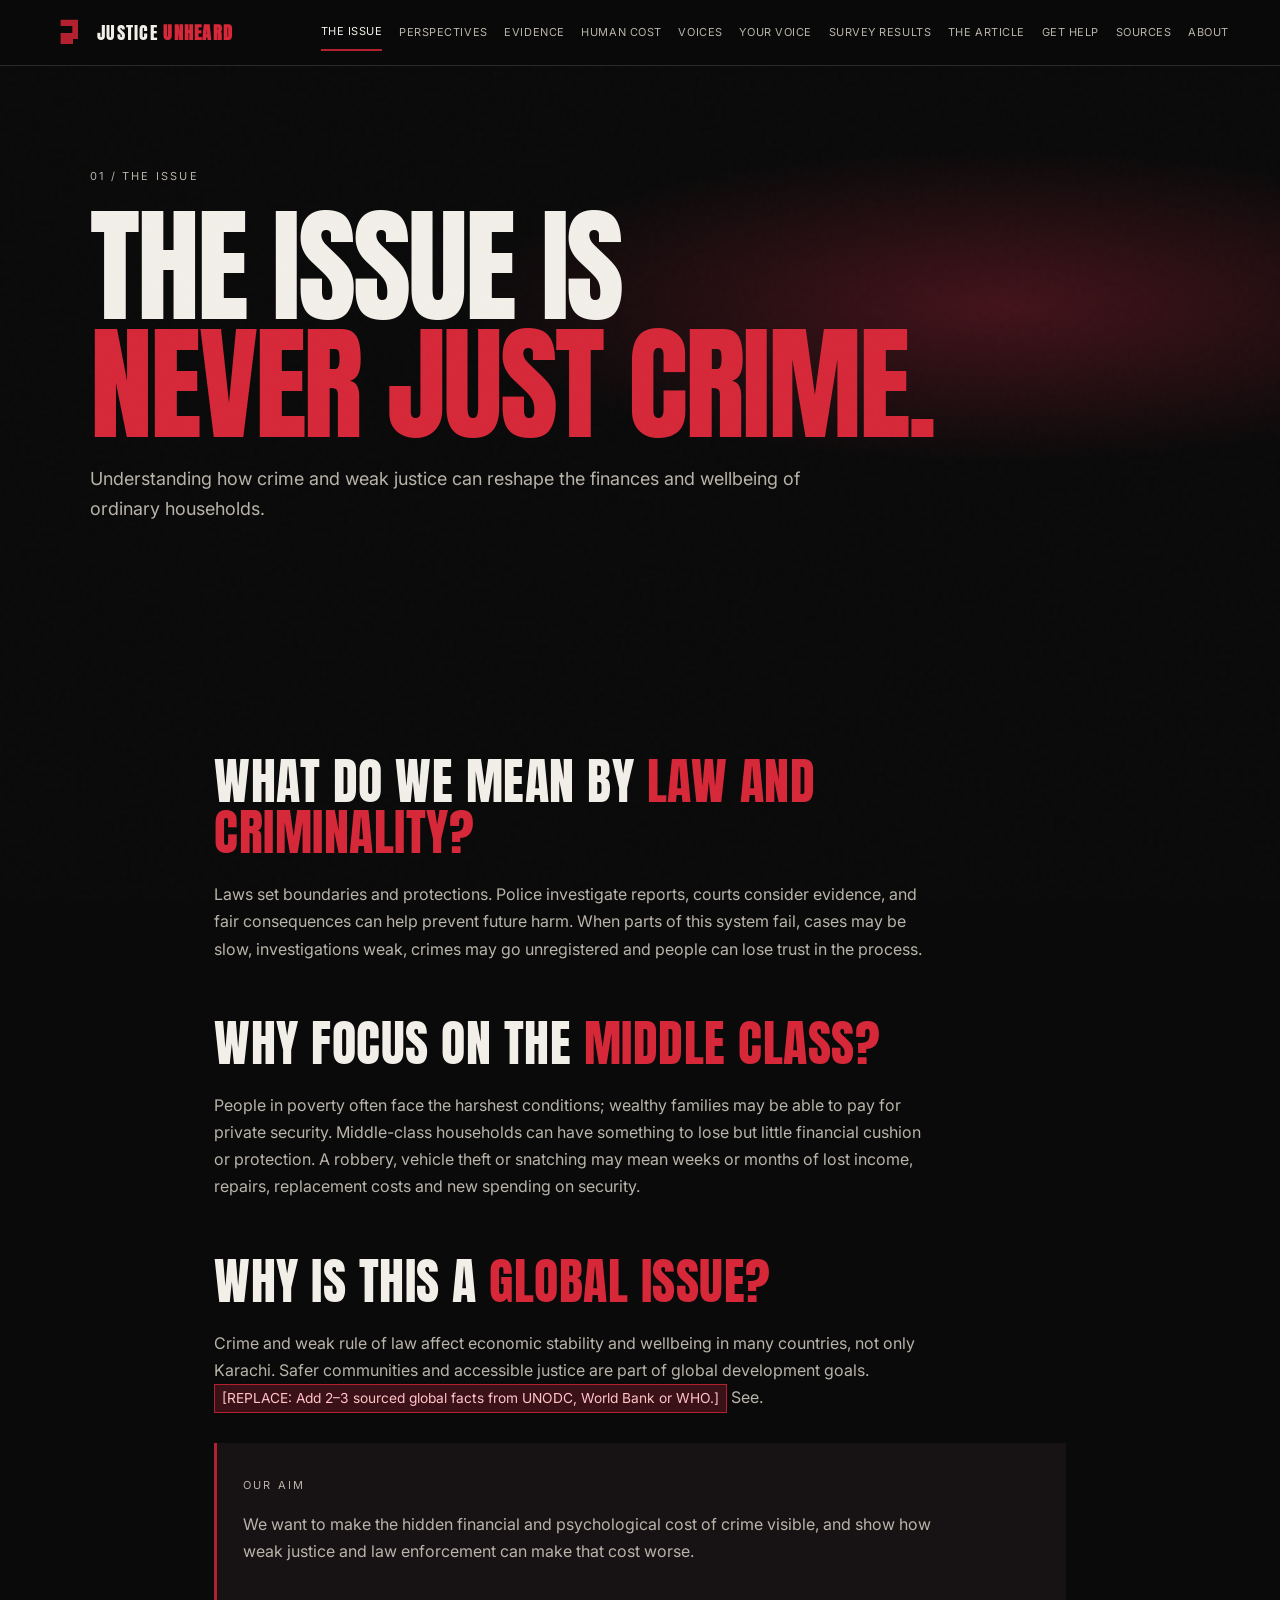
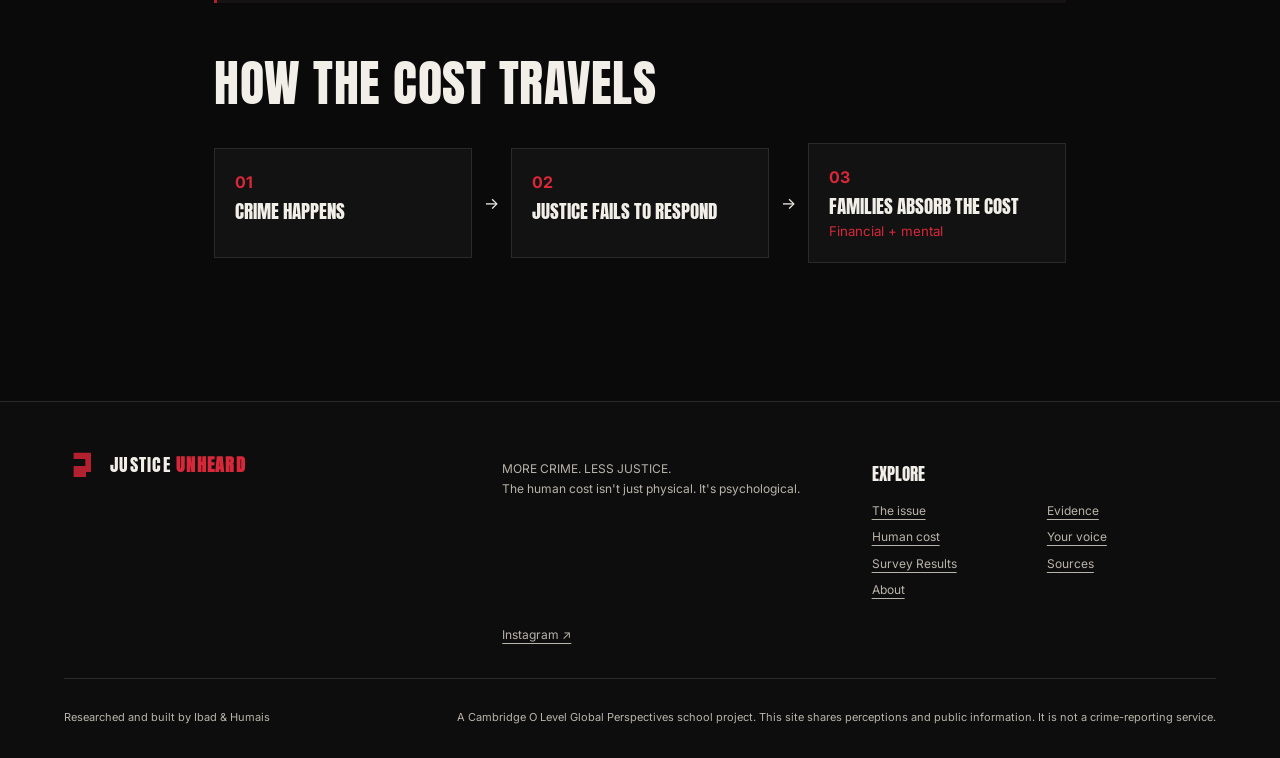
<file: issue.html>
<!doctype html>
<html lang="en"><head><meta charset="utf-8"><meta name="viewport" content="width=device-width, initial-scale=1"><meta name="theme-color" content="#0a0a0a"><meta name="description" content="The issue: crime, justice and the cost to Karachi's middle-class households."><title>The Issue — Justice Unheard</title><link rel="icon" href="assets/favicon.svg" type="image/svg+xml"><link rel="preconnect" href="https://fonts.googleapis.com"><link rel="preconnect" href="https://fonts.gstatic.com" crossorigin><link href="https://fonts.googleapis.com/css2?family=Anton&family=Inter:wght@400;500;600;700&display=swap" rel="stylesheet"><link rel="stylesheet" href="css/style.css"></head><body><a class="skip" href="#main">Skip to content</a><header class="site-header"><a class="brand" href="index.html"><img src="assets/logo.png" alt="Justice Unheard logo" width="36" height="36"><span>JUSTICE <b>UNHEARD</b></span></a><button class="menu-toggle" aria-label="Open navigation" aria-expanded="false">☰</button><nav class="nav" aria-label="Main navigation"><a href="issue.html">The issue</a><a href="perspectives.html">Perspectives</a><a href="evidence.html">Evidence</a><a href="impact.html">Human cost</a><a href="voices.html">Voices</a><a href="survey.html">Your voice</a><a href="survey-results.html">Survey Results</a><a href="article.html">The article</a><a href="help.html">Get help</a><a href="sources.html">Sources</a><a href="about.html">About</a></nav></header><main id="main"><section class="page-hero"><p class="eyebrow">01 / THE ISSUE</p><h1>THE ISSUE IS<br><span class="red">NEVER JUST CRIME.</span></h1><p>Understanding how crime and weak justice can reshape the finances and wellbeing of ordinary households.</p></section><section class="section prose"><h2>What do we mean by <span class="red">law and criminality?</span></h2><p>Laws set boundaries and protections. Police investigate reports, courts consider evidence, and fair consequences can help prevent future harm. When parts of this system fail, cases may be slow, investigations weak, crimes may go unregistered and people can lose trust in the process.</p><h2>Why focus on the <span class="red">middle class?</span></h2><p>People in poverty often face the harshest conditions; wealthy families may be able to pay for private security. Middle-class households can have something to lose but little financial cushion or protection. A robbery, vehicle theft or snatching may mean weeks or months of lost income, repairs, replacement costs and new spending on security.</p><h2>Why is this a <span class="red">global issue?</span></h2><p>Crime and weak rule of law affect economic stability and wellbeing in many countries, not only Karachi. Safer communities and accessible justice are part of global development goals. <span class="todo">[REPLACE: Add 2–3 sourced global facts from UNODC, World Bank or WHO.]</span> See.</p><div class="callout"><p class="eyebrow">OUR AIM</p><p>We want to make the hidden financial and psychological cost of crime visible, and show how weak justice and law enforcement can make that cost worse.</p></div><h2>How the cost travels</h2><div class="chain"><div><b>01</b><strong>CRIME HAPPENS</strong></div><span>→</span><div><b>02</b><strong>JUSTICE FAILS TO RESPOND</strong></div><span>→</span><div><b>03</b><strong>FAMILIES ABSORB THE COST</strong><small>Financial + mental</small></div></div></section></main>
<footer class="site-footer"><div class="footer-top"><a class="brand" href="index.html"><img src="assets/logo.png" alt="Justice Unheard logo" width="36" height="36"><span>JUSTICE <b>UNHEARD</b></span></a><p class="footer-tag">MORE CRIME. LESS JUSTICE.<br>The human cost isn't just physical. It's psychological.</p><div><h2>Explore</h2><div class="footer-links"><a href="issue.html">The issue</a><a href="evidence.html">Evidence</a><a href="impact.html">Human cost</a><a href="survey.html">Your voice</a><a href="survey-results.html">Survey Results</a><a href="sources.html">Sources</a><a href="about.html">About</a></div></div><a href="https://www.instagram.com/justice_unheard/" class="instagram instagram-link" target="_blank" rel="noopener noreferrer" aria-label="Open Justice Unheard on Instagram in a new tab">Instagram &#8599;</a></div><div class="footer-bottom"><p>Researched and built by Ibad &amp; Humais</p><p>A Cambridge O Level Global Perspectives school project. This site shares perceptions and public information. It is not a crime-reporting service.</p></div></footer><button class="back-top" aria-label="Back to top">↑</button><script src="js/main.js"></script></body></html>
</file>
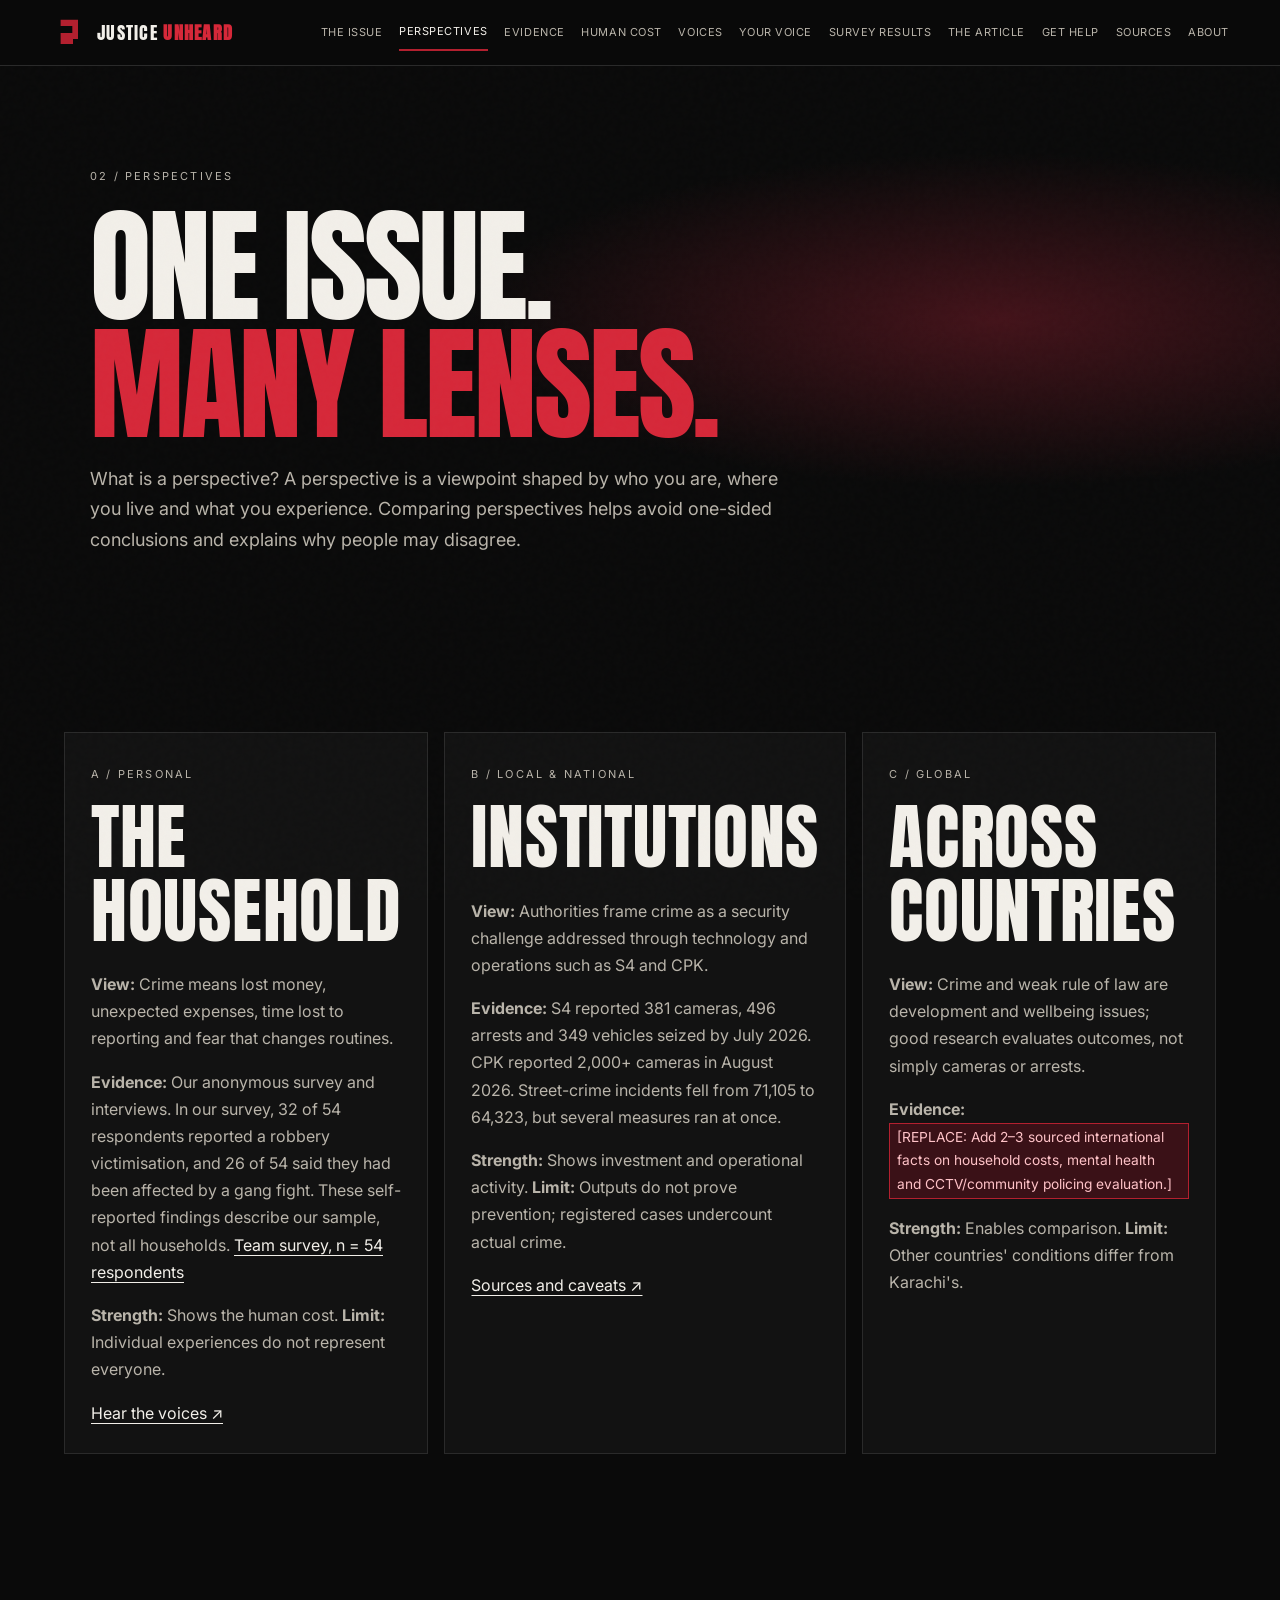
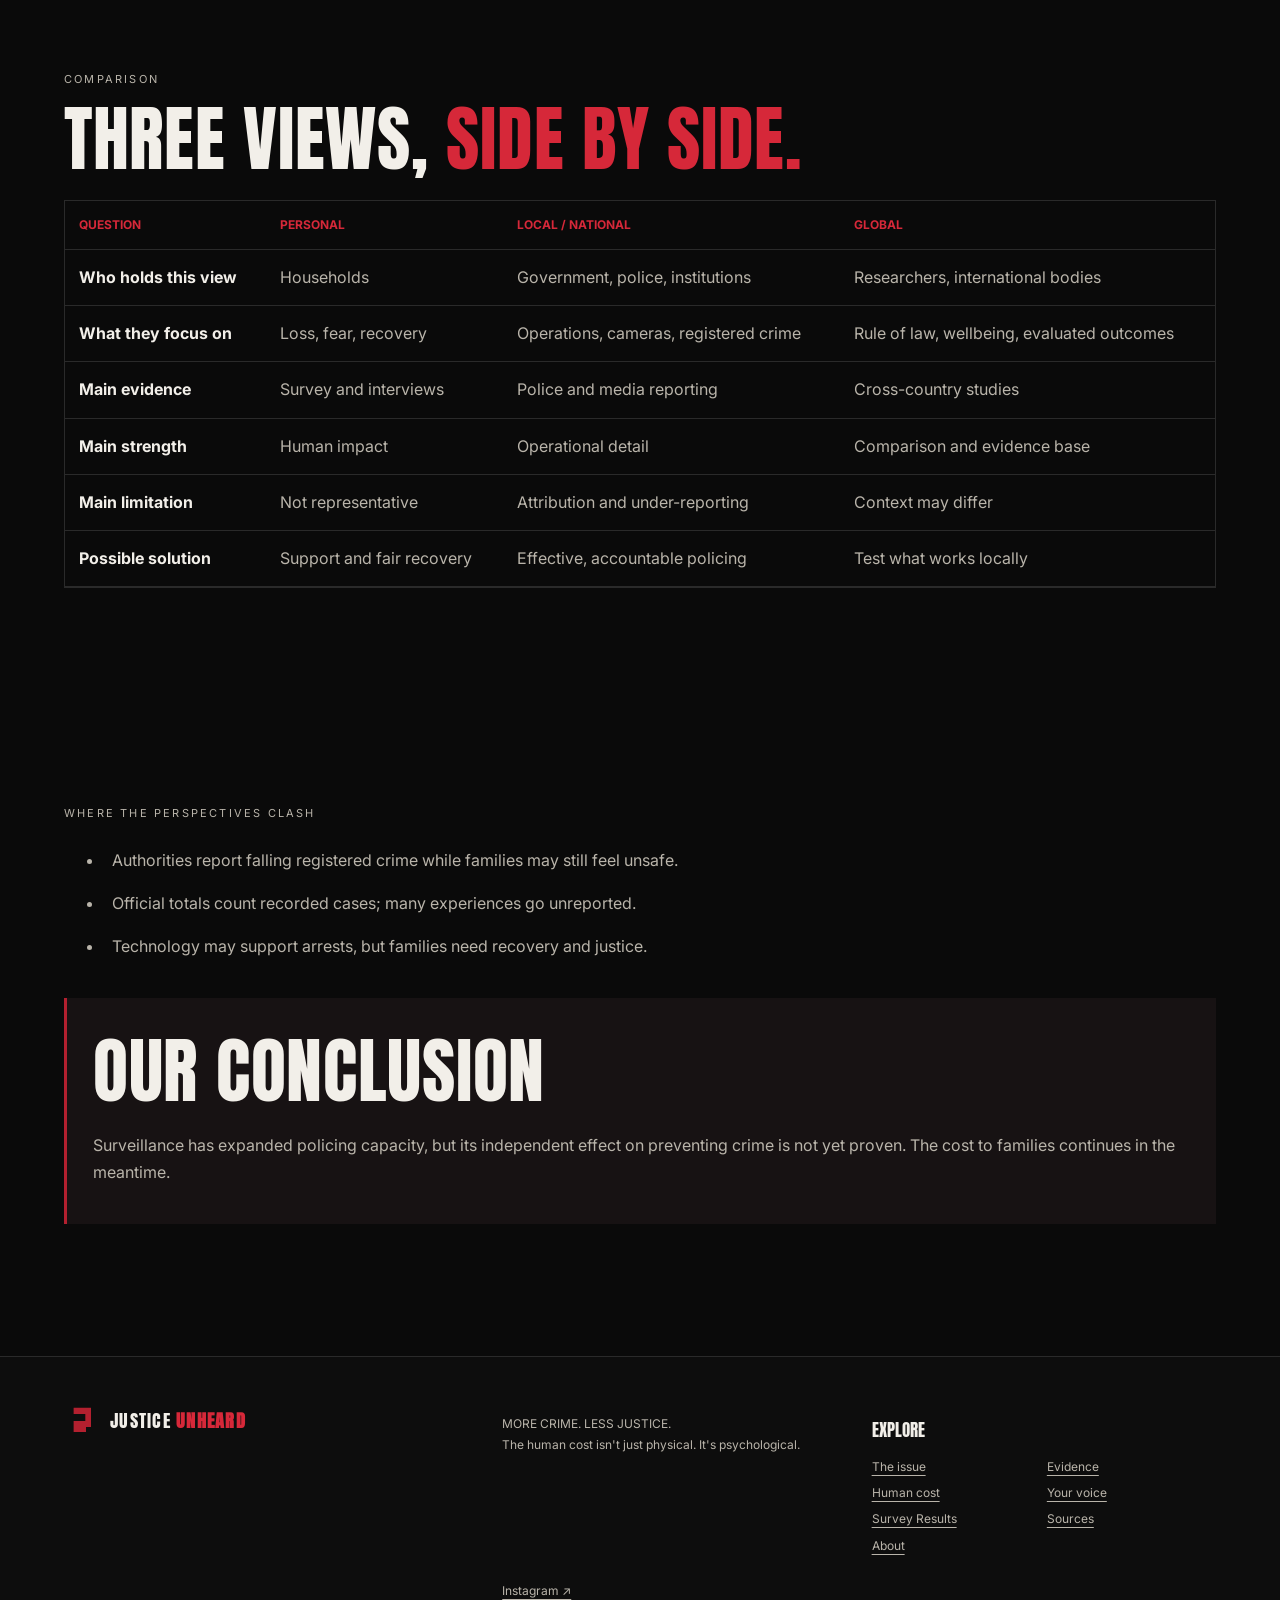
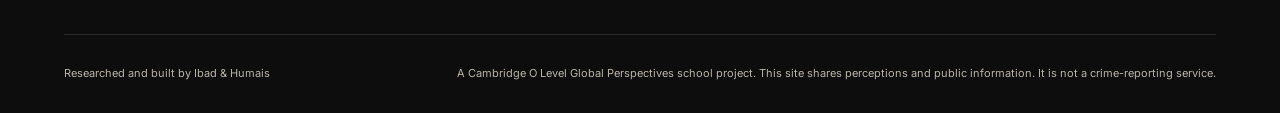
<file: perspectives.html>
<!doctype html>
<html lang="en"><head><meta charset="utf-8"><meta name="viewport" content="width=device-width, initial-scale=1"><meta name="theme-color" content="#0a0a0a"><title>Perspectives — Justice Unheard</title><link rel="icon" href="assets/favicon.svg" type="image/svg+xml"><link rel="preconnect" href="https://fonts.googleapis.com"><link rel="preconnect" href="https://fonts.gstatic.com" crossorigin><link href="https://fonts.googleapis.com/css2?family=Anton&family=Inter:wght@400;500;600;700&display=swap" rel="stylesheet"><link rel="stylesheet" href="css/style.css"></head><body><a class="skip" href="#main">Skip to content</a><header class="site-header"><a class="brand" href="index.html"><img src="assets/logo.png" alt="Justice Unheard logo" width="36" height="36"><span>JUSTICE <b>UNHEARD</b></span></a><button class="menu-toggle" aria-label="Open navigation" aria-expanded="false">☰</button><nav class="nav" aria-label="Main navigation"><a href="issue.html">The issue</a><a href="perspectives.html">Perspectives</a><a href="evidence.html">Evidence</a><a href="impact.html">Human cost</a><a href="voices.html">Voices</a><a href="survey.html">Your voice</a><a href="survey-results.html">Survey Results</a><a href="article.html">The article</a><a href="help.html">Get help</a><a href="sources.html">Sources</a><a href="about.html">About</a></nav></header><main id="main"><section class="page-hero"><p class="eyebrow">02 / PERSPECTIVES</p><h1>ONE ISSUE.<br><span class="red">MANY LENSES.</span></h1><p>What is a perspective? A perspective is a viewpoint shaped by who you are, where you live and what you experience. Comparing perspectives helps avoid one-sided conclusions and explains why people may disagree.</p></section><section class="section"><div class="perspective-grid"><article class="card"><span class="eyebrow">A / PERSONAL</span><h2>The household</h2><p><b>View:</b> Crime means lost money, unexpected expenses, time lost to reporting and fear that changes routines.</p><p><b>Evidence:</b> Our anonymous survey and interviews. In our survey, 32 of 54 respondents reported a robbery victimisation, and 26 of 54 said they had been affected by a gang fight. These self-reported findings describe our sample, not all households. <a href="survey-results.html">Team survey, n = 54 respondents</a></p><p><b>Strength:</b> Shows the human cost. <b>Limit:</b> Individual experiences do not represent everyone.</p><a href="voices.html">Hear the voices ↗</a></article><article class="card"><span class="eyebrow">B / LOCAL &amp; NATIONAL</span><h2>Institutions</h2><p><b>View:</b> Authorities frame crime as a security challenge addressed through technology and operations such as S4 and CPK.</p><p><b>Evidence:</b> S4 reported 381 cameras, 496 arrests and 349 vehicles seized by July 2026. CPK reported 2,000+ cameras in August 2026. Street-crime incidents fell from 71,105 to 64,323, but several measures ran at once.</p><p><b>Strength:</b> Shows investment and operational activity. <b>Limit:</b> Outputs do not prove prevention; registered cases undercount actual crime.</p><a href="sources.html#src-1">Sources and caveats ↗</a></article><article class="card"><span class="eyebrow">C / GLOBAL</span><h2>Across countries</h2><p><b>View:</b> Crime and weak rule of law are development and wellbeing issues; good research evaluates outcomes, not simply cameras or arrests.</p><p><b>Evidence:</b> <span class="todo">[REPLACE: Add 2–3 sourced international facts on household costs, mental health and CCTV/community policing evaluation.]</span></p><p><b>Strength:</b> Enables comparison. <b>Limit:</b> Other countries' conditions differ from Karachi's.</p></article></div></section><section class="section"><p class="eyebrow">COMPARISON</p><h2>Three views, <span class="red">side by side.</span></h2><div class="table-wrap"><table><thead><tr><th>Question</th><th>Personal</th><th>Local / national</th><th>Global</th></tr></thead><tbody><tr><th>Who holds this view</th><td>Households</td><td>Government, police, institutions</td><td>Researchers, international bodies</td></tr><tr><th>What they focus on</th><td>Loss, fear, recovery</td><td>Operations, cameras, registered crime</td><td>Rule of law, wellbeing, evaluated outcomes</td></tr><tr><th>Main evidence</th><td>Survey and interviews</td><td>Police and media reporting</td><td>Cross-country studies</td></tr><tr><th>Main strength</th><td>Human impact</td><td>Operational detail</td><td>Comparison and evidence base</td></tr><tr><th>Main limitation</th><td>Not representative</td><td>Attribution and under-reporting</td><td>Context may differ</td></tr><tr><th>Possible solution</th><td>Support and fair recovery</td><td>Effective, accountable policing</td><td>Test what works locally</td></tr></tbody></table></div></section><section class="section"><p class="eyebrow">WHERE THE PERSPECTIVES CLASH</p><ul class="clean-list"><li>Authorities report falling registered crime while families may still feel unsafe.</li><li>Official totals count recorded cases; many experiences go unreported.</li><li>Technology may support arrests, but families need recovery and justice.</li></ul><div class="callout"><h2>Our conclusion</h2><p>Surveillance has expanded policing capacity, but its independent effect on preventing crime is not yet proven. The cost to families continues in the meantime.</p></div></section></main><footer class="site-footer"><div class="footer-top"><a class="brand" href="index.html"><img src="assets/logo.png" alt="Justice Unheard logo" width="36" height="36"><span>JUSTICE <b>UNHEARD</b></span></a><p class="footer-tag">MORE CRIME. LESS JUSTICE.<br>The human cost isn't just physical. It's psychological.</p><div><h2>Explore</h2><div class="footer-links"><a href="issue.html">The issue</a><a href="evidence.html">Evidence</a><a href="impact.html">Human cost</a><a href="survey.html">Your voice</a><a href="survey-results.html">Survey Results</a><a href="sources.html">Sources</a><a href="about.html">About</a></div></div><a href="https://www.instagram.com/justice_unheard/" class="instagram instagram-link" target="_blank" rel="noopener noreferrer" aria-label="Open Justice Unheard on Instagram in a new tab">Instagram &#8599;</a></div><div class="footer-bottom"><p>Researched and built by Ibad &amp; Humais</p><p>A Cambridge O Level Global Perspectives school project. This site shares perceptions and public information. It is not a crime-reporting service.</p></div></footer><button class="back-top" aria-label="Back to top">↑</button><script src="js/main.js"></script></body></html>
</file>
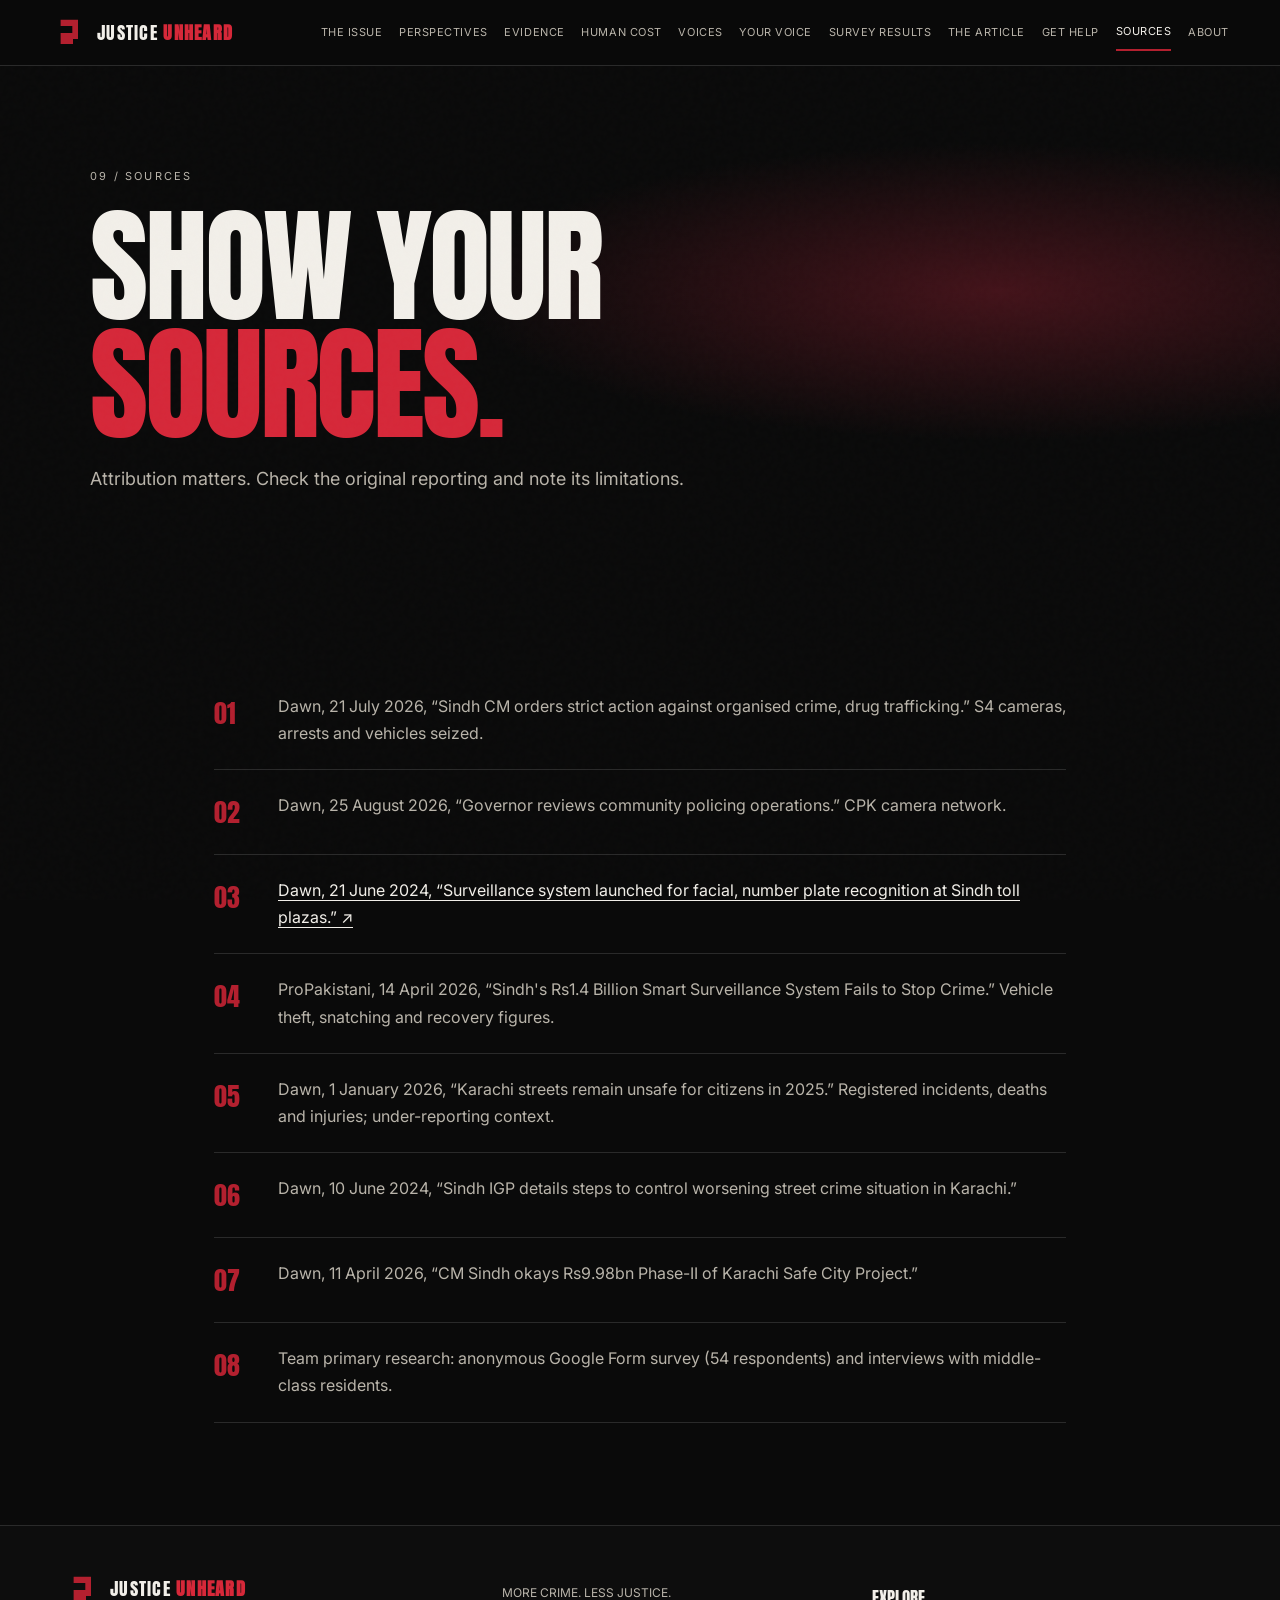
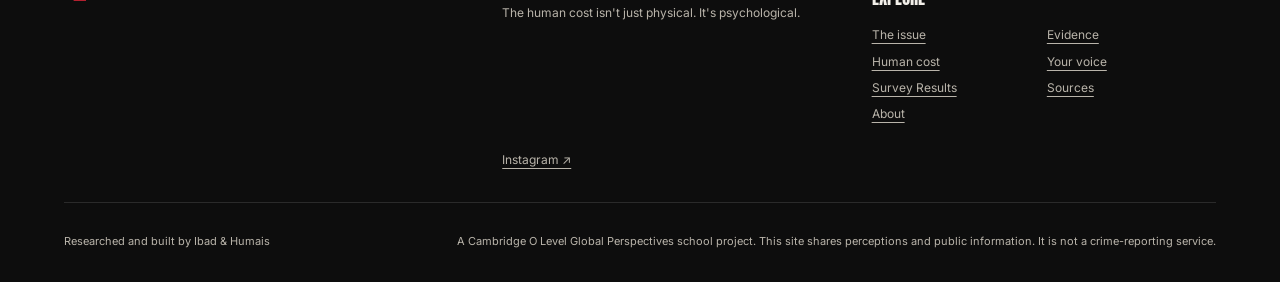
<file: sources.html>
<!doctype html>
<html lang="en"><head><meta charset="utf-8"><meta name="viewport" content="width=device-width, initial-scale=1"><meta name="theme-color" content="#0a0a0a"><title>Sources — Justice Unheard</title><link rel="icon" href="assets/favicon.svg" type="image/svg+xml"><link rel="preconnect" href="https://fonts.googleapis.com"><link rel="preconnect" href="https://fonts.gstatic.com" crossorigin><link href="https://fonts.googleapis.com/css2?family=Anton&family=Inter:wght@400;500;600;700&display=swap" rel="stylesheet"><link rel="stylesheet" href="css/style.css"></head><body><a class="skip" href="#main">Skip to content</a><header class="site-header"><a class="brand" href="index.html"><img src="assets/logo.png" alt="Justice Unheard logo" width="36" height="36"><span>JUSTICE <b>UNHEARD</b></span></a><button class="menu-toggle" aria-label="Open navigation" aria-expanded="false">☰</button><nav class="nav" aria-label="Main navigation"><a href="issue.html">The issue</a><a href="perspectives.html">Perspectives</a><a href="evidence.html">Evidence</a><a href="impact.html">Human cost</a><a href="voices.html">Voices</a><a href="survey.html">Your voice</a><a href="survey-results.html">Survey Results</a><a href="article.html">The article</a><a href="help.html">Get help</a><a href="sources.html">Sources</a><a href="about.html">About</a></nav></header><main id="main"><section class="page-hero"><p class="eyebrow">09 / SOURCES</p><h1>SHOW YOUR<br><span class="red">SOURCES.</span></h1><p>Attribution matters. Check the original reporting and note its limitations.</p></section><section class="section source-list"><article id="src-1"><b>01</b><p>Dawn, 21 July 2026, “Sindh CM orders strict action against organised crime, drug trafficking.” S4 cameras, arrests and vehicles seized.</p></article><article id="src-2"><b>02</b><p>Dawn, 25 August 2026, “Governor reviews community policing operations.” CPK camera network.</p></article><article id="src-3"><b>03</b><p><a href="https://www.dawn.com/news/1839874" target="_blank" rel="noopener noreferrer" aria-label="Open external source in a new tab">Dawn, 21 June 2024, “Surveillance system launched for facial, number plate recognition at Sindh toll plazas.” ↗</a></p></article><article id="src-4"><b>04</b><p>ProPakistani, 14 April 2026, “Sindh's Rs1.4 Billion Smart Surveillance System Fails to Stop Crime.” Vehicle theft, snatching and recovery figures.</p></article><article id="src-5"><b>05</b><p>Dawn, 1 January 2026, “Karachi streets remain unsafe for citizens in 2025.” Registered incidents, deaths and injuries; under-reporting context.</p></article><article id="src-6"><b>06</b><p>Dawn, 10 June 2024, “Sindh IGP details steps to control worsening street crime situation in Karachi.”</p></article><article id="src-7"><b>07</b><p>Dawn, 11 April 2026, “CM Sindh okays Rs9.98bn Phase-II of Karachi Safe City Project.”</p></article><article id="src-8"><b>08</b><p>Team primary research: anonymous Google Form survey (54 respondents) and interviews with middle-class residents.</p></article></section></main><footer class="site-footer"><div class="footer-top"><a class="brand" href="index.html"><img src="assets/logo.png" alt="Justice Unheard logo" width="36" height="36"><span>JUSTICE <b>UNHEARD</b></span></a><p class="footer-tag">MORE CRIME. LESS JUSTICE.<br>The human cost isn't just physical. It's psychological.</p><div><h2>Explore</h2><div class="footer-links"><a href="issue.html">The issue</a><a href="evidence.html">Evidence</a><a href="impact.html">Human cost</a><a href="survey.html">Your voice</a><a href="survey-results.html">Survey Results</a><a href="sources.html">Sources</a><a href="about.html">About</a></div></div><a href="https://www.instagram.com/justice_unheard/" class="instagram instagram-link" target="_blank" rel="noopener noreferrer" aria-label="Open Justice Unheard on Instagram in a new tab">Instagram &#8599;</a></div><div class="footer-bottom"><p>Researched and built by Ibad &amp; Humais</p><p>A Cambridge O Level Global Perspectives school project. This site shares perceptions and public information. It is not a crime-reporting service.</p></div></footer><button class="back-top" aria-label="Back to top">↑</button><script src="js/main.js"></script></body></html>
</file>
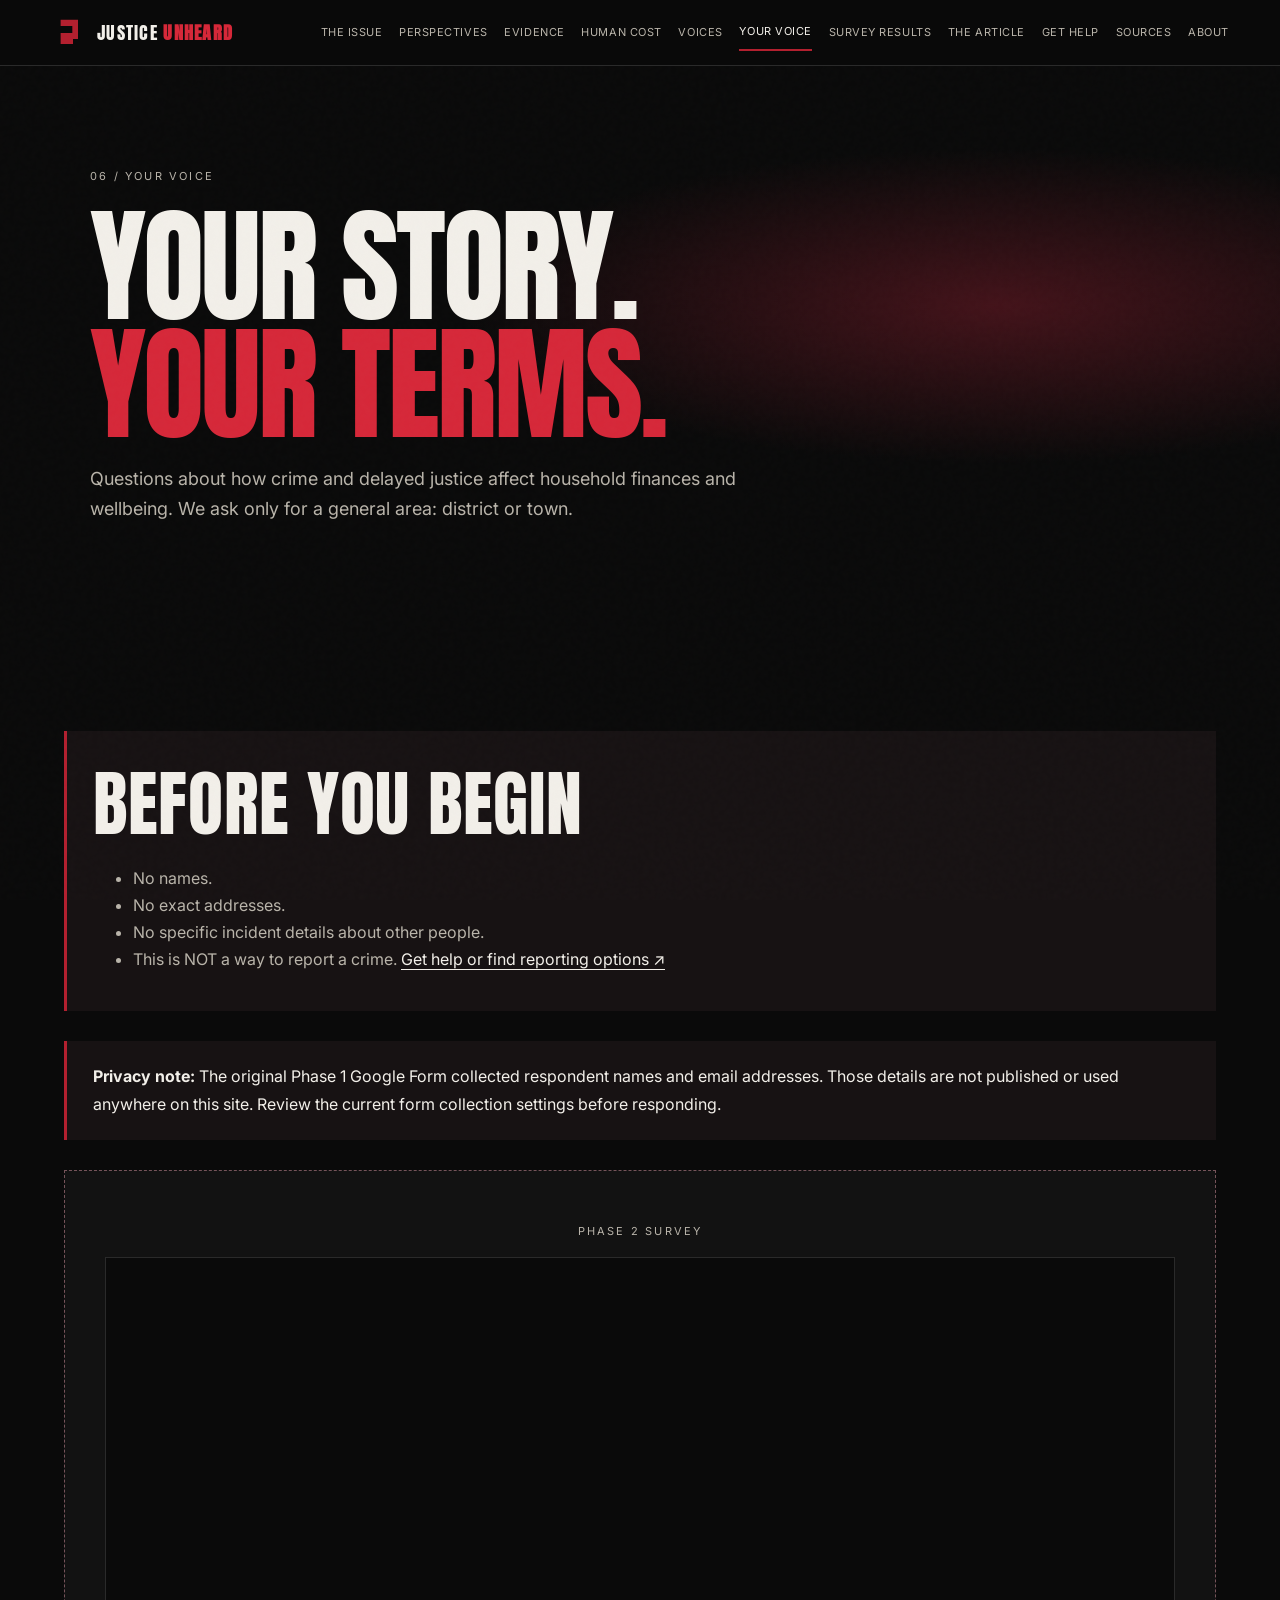
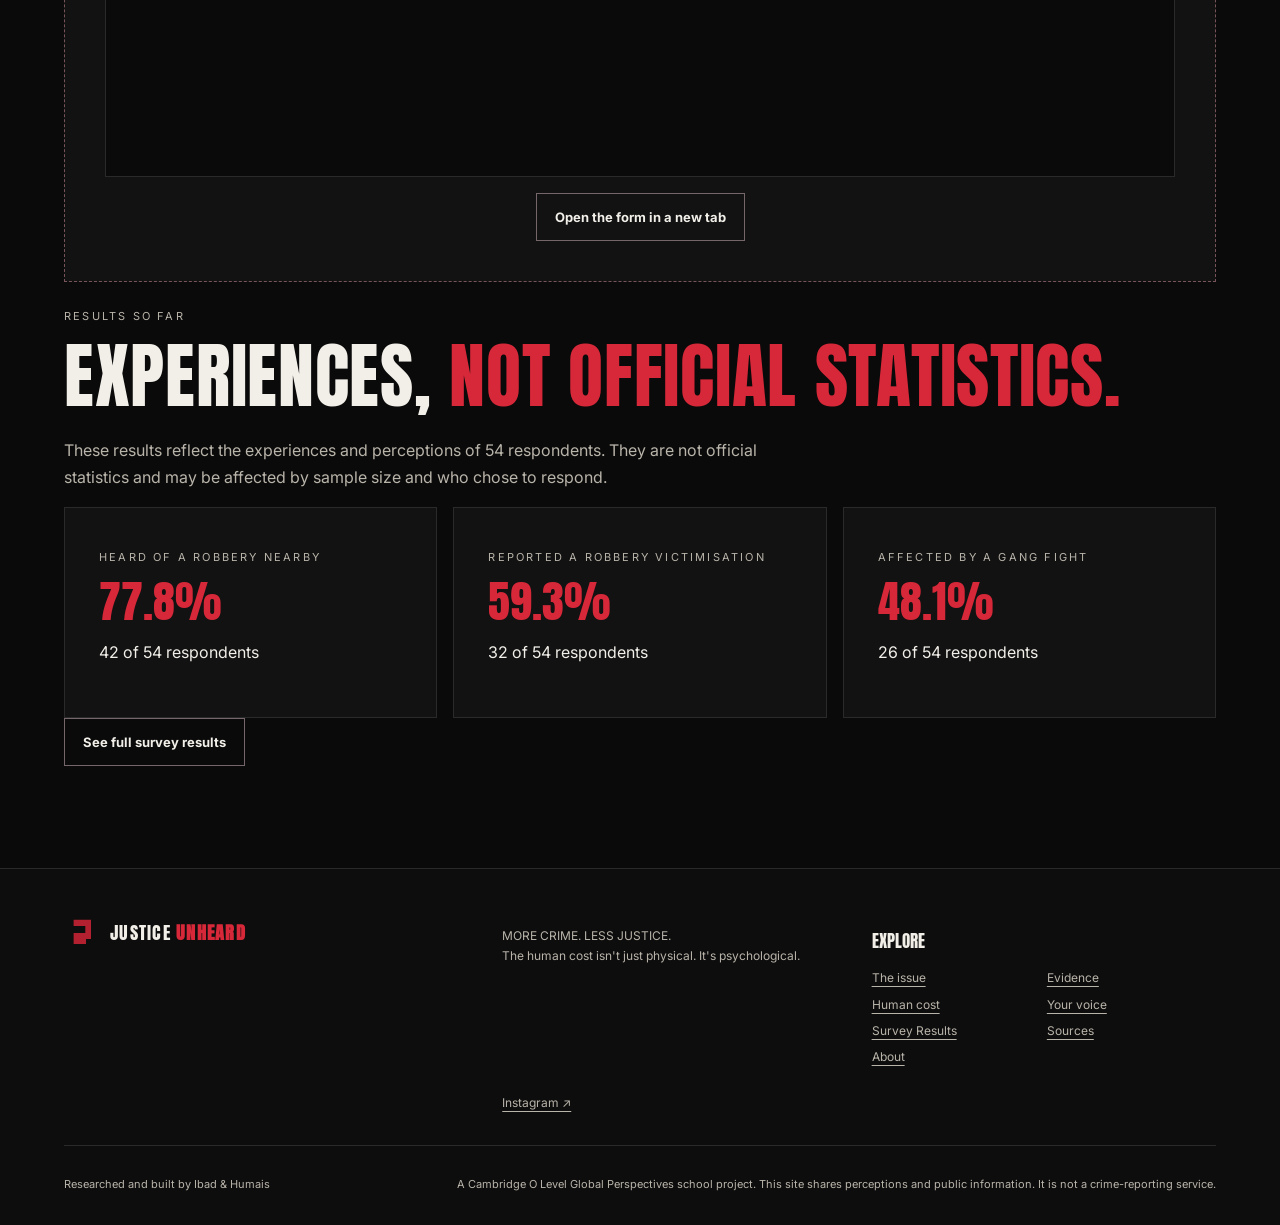
<file: survey.html>
<!doctype html>
<html lang="en"><head><meta charset="utf-8"><meta name="viewport" content="width=device-width, initial-scale=1"><meta name="theme-color" content="#0a0a0a"><title>Your Voice — Justice Unheard</title><link rel="icon" href="assets/favicon.svg" type="image/svg+xml"><link rel="preconnect" href="https://fonts.googleapis.com"><link rel="preconnect" href="https://fonts.gstatic.com" crossorigin><link href="https://fonts.googleapis.com/css2?family=Anton&family=Inter:wght@400;500;600;700&display=swap" rel="stylesheet"><link rel="stylesheet" href="css/style.css"></head><body><a class="skip" href="#main">Skip to content</a><header class="site-header"><a class="brand" href="index.html"><img src="assets/logo.png" alt="Justice Unheard logo" width="36" height="36"><span>JUSTICE <b>UNHEARD</b></span></a><button class="menu-toggle" aria-label="Open navigation" aria-expanded="false">☰</button><nav class="nav" aria-label="Main navigation"><a href="issue.html">The issue</a><a href="perspectives.html">Perspectives</a><a href="evidence.html">Evidence</a><a href="impact.html">Human cost</a><a href="voices.html">Voices</a><a href="survey.html">Your voice</a><a href="survey-results.html">Survey Results</a><a href="article.html">The article</a><a href="help.html">Get help</a><a href="sources.html">Sources</a><a href="about.html">About</a></nav></header><main id="main"><section class="page-hero"><p class="eyebrow">06 / YOUR VOICE</p><h1>YOUR STORY.<br><span class="red">YOUR TERMS.</span></h1><p>Questions about how crime and delayed justice affect household finances and wellbeing. We ask only for a general area: district or town.</p></section><section class="section"><div class="notice"><h2>Before you begin</h2><ul><li>No names.</li><li>No exact addresses.</li><li>No specific incident details about other people.</li><li>This is NOT a way to report a crime. <a href="help.html">Get help or find reporting options ↗</a></li></ul></div><div class="notice"><b>Privacy note:</b> The original Phase 1 Google Form collected respondent names and email addresses. Those details are not published or used anywhere on this site. Review the current form collection settings before responding.</div><div class="embed-box"><p class="eyebrow">PHASE 2 SURVEY</p><iframe class="form-frame" title="Justice Unheard survey form" src="https://docs.google.com/forms/d/e/1FAIpQLScim4iBCGQR0rxpNgpihbhOZPfpFt5k8nPVeiE0IDJoPFiang/viewform?embedded=true" loading="lazy" referrerpolicy="strict-origin-when-cross-origin"></iframe><a class="button secondary survey-link" href="https://docs.google.com/forms/d/e/1FAIpQLScim4iBCGQR0rxpNgpihbhOZPfpFt5k8nPVeiE0IDJoPFiang/viewform?usp=publish-editor" target="_blank" rel="noopener noreferrer" aria-label="Open the survey in a new tab">Open the form in a new tab</a></div><p class="eyebrow">RESULTS SO FAR</p><h2>Experiences, <span class="red">not official statistics.</span></h2><p>These results reflect the experiences and perceptions of 54 respondents. They are not official statistics and may be affected by sample size and who chose to respond.</p><div id="phase1Summary" class="grid three" aria-live="polite"></div><a class="button secondary" href="survey-results.html">See full survey results</a></section></main><footer class="site-footer"><div class="footer-top"><a class="brand" href="index.html"><img src="assets/logo.png" alt="Justice Unheard logo" width="36" height="36"><span>JUSTICE <b>UNHEARD</b></span></a><p class="footer-tag">MORE CRIME. LESS JUSTICE.<br>The human cost isn't just physical. It's psychological.</p><div><h2>Explore</h2><div class="footer-links"><a href="issue.html">The issue</a><a href="evidence.html">Evidence</a><a href="impact.html">Human cost</a><a href="survey.html">Your voice</a><a href="survey-results.html">Survey Results</a><a href="sources.html">Sources</a><a href="about.html">About</a></div></div><a href="https://www.instagram.com/justice_unheard/" class="instagram instagram-link" target="_blank" rel="noopener noreferrer" aria-label="Open Justice Unheard on Instagram in a new tab">Instagram &#8599;</a></div><div class="footer-bottom"><p>Researched and built by Ibad &amp; Humais</p><p>A Cambridge O Level Global Perspectives school project. This site shares perceptions and public information. It is not a crime-reporting service.</p></div></footer><button class="back-top" aria-label="Back to top">↑</button><script src="data/phase1-survey.js"></script><script src="js/phase1-results.js"></script><script src="js/main.js"></script></body></html>
</file>
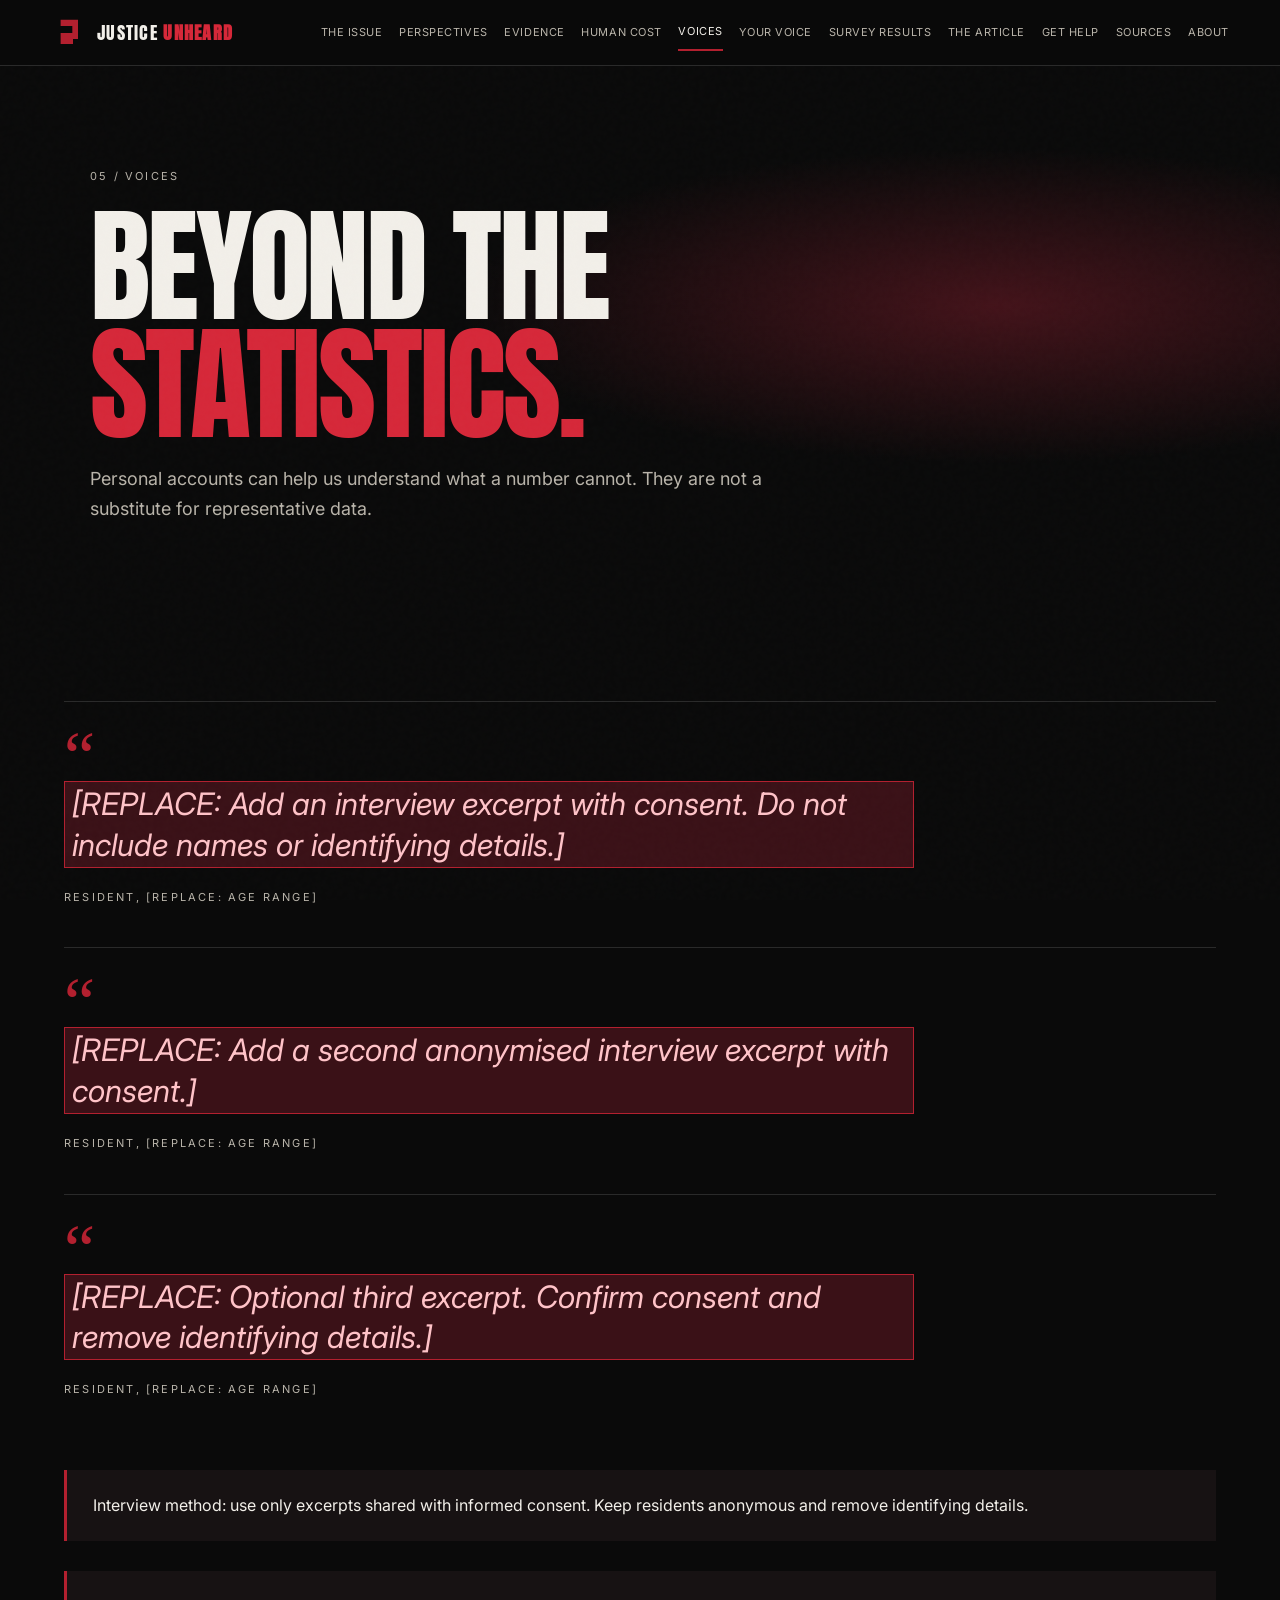
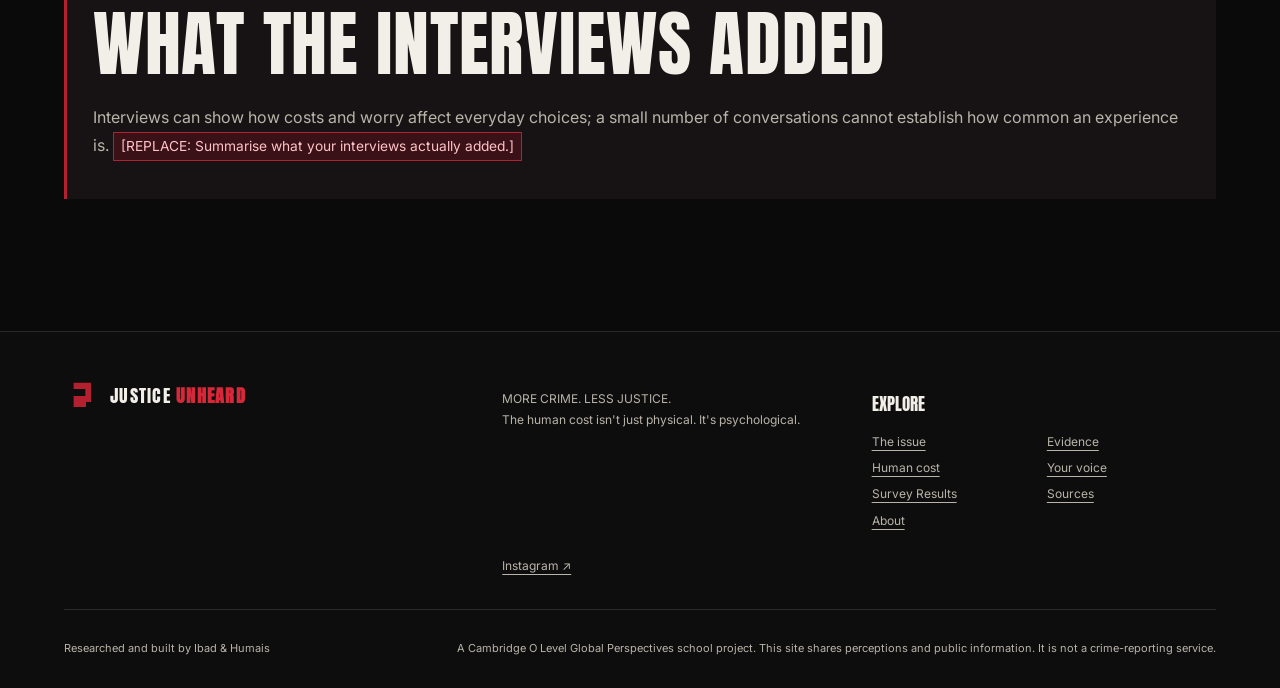
<file: voices.html>
<!doctype html>
<html lang="en"><head><meta charset="utf-8"><meta name="viewport" content="width=device-width, initial-scale=1"><meta name="theme-color" content="#0a0a0a"><title>Voices — Justice Unheard</title><link rel="icon" href="assets/favicon.svg" type="image/svg+xml"><link rel="preconnect" href="https://fonts.googleapis.com"><link rel="preconnect" href="https://fonts.gstatic.com" crossorigin><link href="https://fonts.googleapis.com/css2?family=Anton&family=Inter:wght@400;500;600;700&display=swap" rel="stylesheet"><link rel="stylesheet" href="css/style.css"></head><body><a class="skip" href="#main">Skip to content</a><header class="site-header"><a class="brand" href="index.html"><img src="assets/logo.png" alt="Justice Unheard logo" width="36" height="36"><span>JUSTICE <b>UNHEARD</b></span></a><button class="menu-toggle" aria-label="Open navigation" aria-expanded="false">☰</button><nav class="nav" aria-label="Main navigation"><a href="issue.html">The issue</a><a href="perspectives.html">Perspectives</a><a href="evidence.html">Evidence</a><a href="impact.html">Human cost</a><a href="voices.html">Voices</a><a href="survey.html">Your voice</a><a href="survey-results.html">Survey Results</a><a href="article.html">The article</a><a href="help.html">Get help</a><a href="sources.html">Sources</a><a href="about.html">About</a></nav></header><main id="main"><section class="page-hero"><p class="eyebrow">05 / VOICES</p><h1>BEYOND THE<br><span class="red">STATISTICS.</span></h1><p>Personal accounts can help us understand what a number cannot. They are not a substitute for representative data.</p></section><section class="section"><article class="quote-card"><span class="quote-mark">“</span><blockquote><span class="todo">[REPLACE: Add an interview excerpt with consent. Do not include names or identifying details.]</span></blockquote><p class="eyebrow">RESIDENT, [REPLACE: AGE RANGE]</p></article><article class="quote-card"><span class="quote-mark">“</span><blockquote><span class="todo">[REPLACE: Add a second anonymised interview excerpt with consent.]</span></blockquote><p class="eyebrow">RESIDENT, [REPLACE: AGE RANGE]</p></article><article class="quote-card"><span class="quote-mark">“</span><blockquote><span class="todo">[REPLACE: Optional third excerpt. Confirm consent and remove identifying details.]</span></blockquote><p class="eyebrow">RESIDENT, [REPLACE: AGE RANGE]</p></article><div class="notice">Interview method: use only excerpts shared with informed consent. Keep residents anonymous and remove identifying details.</div><div class="callout"><h2>What the interviews added</h2><p>Interviews can show how costs and worry affect everyday choices; a small number of conversations cannot establish how common an experience is. <span class="todo">[REPLACE: Summarise what your interviews actually added.]</span></p></div></section></main><footer class="site-footer"><div class="footer-top"><a class="brand" href="index.html"><img src="assets/logo.png" alt="Justice Unheard logo" width="36" height="36"><span>JUSTICE <b>UNHEARD</b></span></a><p class="footer-tag">MORE CRIME. LESS JUSTICE.<br>The human cost isn't just physical. It's psychological.</p><div><h2>Explore</h2><div class="footer-links"><a href="issue.html">The issue</a><a href="evidence.html">Evidence</a><a href="impact.html">Human cost</a><a href="survey.html">Your voice</a><a href="survey-results.html">Survey Results</a><a href="sources.html">Sources</a><a href="about.html">About</a></div></div><a href="https://www.instagram.com/justice_unheard/" class="instagram instagram-link" target="_blank" rel="noopener noreferrer" aria-label="Open Justice Unheard on Instagram in a new tab">Instagram &#8599;</a></div><div class="footer-bottom"><p>Researched and built by Ibad &amp; Humais</p><p>A Cambridge O Level Global Perspectives school project. This site shares perceptions and public information. It is not a crime-reporting service.</p></div></footer><button class="back-top" aria-label="Back to top">↑</button><script src="js/main.js"></script></body></html>
</file>
<file: css/style.css>
:root{--black:#0a0a0a;--surface:#121212;--surface-2:#1a1a1a;--line:#2a2a2a;--red:#b3202f;--red-bright:#d62839;--red-deep:#7a1420;--text:#f2efe9;--text-dim:#b9b4aa;--text-faint:#aaa49a;--font-display:"Anton","Arial Narrow",sans-serif;--font-body:"Inter",Arial,sans-serif}
*{box-sizing:border-box}html{scroll-behavior:smooth;scroll-padding-top:80px}body{margin:0;background:var(--black);color:var(--text);font:16px/1.7 var(--font-body);overflow-x:hidden}body:before{content:"";position:fixed;inset:0;pointer-events:none;z-index:5;opacity:.035;background-image:url("data:image/svg+xml,%3Csvg viewBox='0 0 180 180' xmlns='http://www.w3.org/2000/svg'%3E%3Cfilter id='n'%3E%3CfeTurbulence type='fractalNoise' baseFrequency='.9' numOctaves='3' stitchTiles='stitch'/%3E%3C/filter%3E%3Crect width='100%25' height='100%25' filter='url(%23n)' opacity='.5'/%3E%3C/svg%3E")}a{color:var(--text);text-underline-offset:4px}a:hover{color:#fff}button,input,select{font:inherit}button,a,input,select,summary{outline-offset:4px}a:focus-visible,button:focus-visible,input:focus-visible,select:focus-visible,summary:focus-visible{outline:2px solid var(--red-bright);outline-offset:4px}.skip{position:absolute;top:-60px;left:1rem;background:var(--red);padding:.6rem 1rem;z-index:99}.skip:focus{top:1rem}.site-header{position:sticky;top:0;z-index:20;display:flex;align-items:center;justify-content:space-between;padding:14px clamp(16px,4vw,60px);background:#0a0a0aeF;border-bottom:1px solid var(--line);backdrop-filter:blur(14px)}.brand{display:flex;align-items:center;gap:10px;text-decoration:none;font:18px var(--font-display);letter-spacing:.07em;white-space:nowrap}.brand img{object-fit:contain}.brand b{color:var(--red-bright)}.nav{display:flex;gap:clamp(8px,1.3vw,20px);align-items:center}.nav a{font-size:11px;letter-spacing:.05em;text-transform:uppercase;text-decoration:none;color:var(--text-dim);padding:8px 0}.nav a:hover,.nav a[aria-current=page]{color:var(--text);border-bottom:2px solid var(--red)}.menu-toggle{display:none;background:none;border:0;color:var(--text);font-size:23px}.hero{min-height:calc(100svh - 66px);position:relative;display:grid;align-items:center;padding:clamp(60px,10vw,140px) max(16px,calc((100vw - 1200px)/2));overflow:hidden;background:radial-gradient(ellipse at 68% 46%,#49131a 0,transparent 42%),linear-gradient(100deg,#0a0a0a 40%,#140b0d)}.hero-glow{position:absolute;inset:0;background:radial-gradient(circle at 75% 55%,#b3202f20,transparent 34%);animation:glow 12s ease-in-out infinite alternate}.hero-content{position:relative}.eyebrow,.section-label{font-size:11px;letter-spacing:.2em;color:var(--text-dim);text-transform:uppercase}.hero h1,.page-hero h1,.article h1{font:clamp(68px,12vw,160px)/.93 var(--font-display);letter-spacing:-.025em;margin:22px 0}.red{color:var(--red-bright)}.hero-sub{font-size:clamp(18px,2vw,24px);line-height:1.55}.actions{display:flex;gap:12px;flex-wrap:wrap;margin-top:30px}.button{display:inline-flex;align-items:center;gap:12px;background:var(--red);color:var(--text);padding:12px 18px;border:1px solid var(--red);text-decoration:none;font-weight:700;font-size:13px;cursor:pointer}.button:hover{background:var(--red-bright);color:white}.button.secondary{background:transparent;border-color:#75666a}.button.secondary:hover{border-color:var(--red-bright)}.hero-rule{position:absolute;bottom:0;left:0;width:100%;height:2px;background:var(--red);transform-origin:left;animation:draw 1.4s ease both}.scroll-cue{position:absolute;bottom:24px;right:5vw;font-size:10px;letter-spacing:.15em;text-decoration:none}.scroll-cue span{color:var(--red-bright);font-size:18px;margin-left:10px}.section{max-width:1200px;margin:auto;padding:clamp(56px,8vw,108px) 24px}.section-dark{background:#101010;max-width:none;padding-left:max(24px,calc((100vw - 1152px)/2));padding-right:max(24px,calc((100vw - 1152px)/2))}.section h2,.callout h2{font:clamp(36px,6vw,72px)/1.02 var(--font-display);text-transform:uppercase;letter-spacing:.01em;margin:14px 0 24px}.section h3{font:25px/1.1 var(--font-display);text-transform:uppercase}.section-label{border-top:1px solid var(--red);padding-top:10px;margin-bottom:32px}.grid{display:grid;gap:16px}.stats{grid-template-columns:repeat(4,1fr)}.two{grid-template-columns:repeat(2,minmax(0,1fr))}.three{grid-template-columns:repeat(3,minmax(0,1fr))}.card,.feature-card{background:var(--surface);border:1px solid var(--line);padding:clamp(20px,3vw,34px);transition:transform .25s,border-color .25s}.card:hover,.feature-card:hover{transform:translateY(-4px);border-top:2px solid var(--red)}.stat-number{font:clamp(27px,3.3vw,45px)/1 var(--font-display);white-space:nowrap}.stat-number i{color:var(--red-bright);font-style:normal}.stat h3{font-size:20px;margin:18px 0 4px}.stat p,.stat a{font-size:13px;color:var(--text-dim)}.stat a{color:var(--text)}.feature-card{min-height:320px;display:flex;flex-direction:column;align-items:flex-start}.feature-card h2{font-size:clamp(38px,5vw,62px)}.feature-card p{max-width:50ch;color:var(--text-dim);margin-bottom:28px}.quote-band{padding:90px 24px;text-align:center;background:linear-gradient(120deg,#171112,#0a0a0a)}.quote-mark{display:block;color:var(--red);font:100px/.7 Georgia,serif}.quote-band blockquote,.quote-card blockquote{margin:18px auto 26px;font-size:clamp(24px,4vw,46px);font-style:italic;max-width:850px;line-height:1.3}.ticker{overflow:hidden;white-space:nowrap;background:var(--red-deep);padding:12px 0;font:14px var(--font-display);letter-spacing:.14em}.ticker div{animation:marquee 33s linear infinite}.ticker i{color:#fff;margin:0 28px}.cta-band{display:flex;align-items:center;justify-content:space-between;gap:28px;padding:60px max(24px,calc((100vw - 1152px)/2));background:#151112}.cta-band h2{font:clamp(30px,5vw,55px)/1.1 var(--font-display);margin:8px 0}.follow{text-align:center}.page-hero{padding:90px max(24px,calc((100vw - 1100px)/2)) 56px;background:radial-gradient(ellipse at 78% 45%,#43131a 0,transparent 38%)}.page-hero h1{font-size:clamp(62px,10vw,126px)}.page-hero>p:last-child{max-width:65ch;color:var(--text-dim);font-size:18px}.prose{max-width:900px}.prose h2{font-size:clamp(32px,4vw,50px);margin-top:54px}.prose p,.section>p:not(.eyebrow),.section li{max-width:72ch;color:var(--text-dim)}.callout,.notice{border-left:3px solid var(--red);padding:22px 26px;background:#171213;margin:30px 0}.callout p{color:var(--text-dim)}.chain{display:flex;align-items:center;justify-content:space-between;gap:12px;margin:35px 0}.chain div{background:var(--surface);border:1px solid var(--line);padding:20px;flex:1;min-height:110px}.chain b,.chain small{display:block;color:var(--red-bright)}.chain strong{display:block;font:19px var(--font-display)}.perspective-grid{display:grid;grid-template-columns:repeat(3,1fr);gap:16px}.perspective-grid .card{padding:26px}.perspective-grid p{color:var(--text-dim)}.table-wrap{overflow-x:auto;border:1px solid var(--line)}table{width:100%;border-collapse:collapse;min-width:650px}th,td{text-align:left;padding:14px;border-bottom:1px solid var(--line);vertical-align:top}thead th{color:var(--red-bright);font-size:12px;text-transform:uppercase}tbody th{color:var(--text)}td{color:var(--text-dim)}.clean-list li{padding:8px}.chart-grid{display:grid;grid-template-columns:repeat(2,1fr);gap:16px}.chart-card{min-width:0}.chart-card canvas,.card canvas{width:100%;max-height:300px}.chart-card h2{font:26px var(--font-display)}.caption{font-size:12px;color:var(--text-dim)}details{border-top:1px solid var(--line);padding:12px 0;color:var(--text-dim)}summary{cursor:pointer;color:var(--text)}.toggle{padding:7px 10px;font-size:11px}.calculator{margin:40px 0}.calculator h2{font-size:38px}.calculator label{display:block;margin:10px 0;color:var(--text-dim);font-size:14px}.calculator input,.calculator select{display:block;width:100%;background:#090909;color:var(--text);border:1px solid var(--line);padding:10px;margin-top:5px}.result{font-size:20px;color:var(--text)!important}.quote-card{border-top:1px solid var(--line);padding:30px 0}.quote-card .quote-mark{font-size:70px}.quote-card blockquote{margin:0 0 20px;font-size:clamp(22px,3vw,36px)}.todo{display:inline-block;color:#ffc3c8;border:1px solid var(--red);background:#3a1117;padding:2px 7px;font-size:.86em}.embed-box{border:1px dashed #76545a;background:var(--surface);padding:40px;text-align:center;margin:25px 0}.article{max-width:760px;margin:auto;padding:70px 24px}.article h1{font-size:clamp(60px,9vw,108px)}.article h2{font:34px var(--font-display);margin-top:48px}.article>p{font-size:18px;color:var(--text-dim)}.article .dropcap:first-letter{float:left;font:84px/.8 var(--font-display);color:var(--red);padding:9px 10px 0 0}.byline{font-size:13px!important}.stat-callout{margin:32px 0;padding:24px;border-left:3px solid var(--red);font:40px var(--font-display);background:var(--surface)}.stat-callout small{display:block;font:13px var(--font-body);color:var(--text-dim)}.related{border-top:1px solid var(--line);margin-top:50px;padding-top:22px;display:flex;gap:20px;flex-wrap:wrap}.related h2{width:100%}.accordion{max-width:850px;margin:12px auto;padding:18px;background:var(--surface);border:1px solid var(--line)}.accordion summary{font-weight:700}.phone{font:30px var(--font-display);color:#fff}.source-list{max-width:900px}.source-list article{display:grid;grid-template-columns:50px 1fr;gap:14px;padding:22px 0;border-bottom:1px solid var(--line);scroll-margin-top:90px}.source-list article>b{font:26px var(--font-display);color:var(--red)}.source-list article p{margin:0;color:var(--text-dim)}.source-list small{grid-column:2;color:var(--text-faint)}.timeline{counter-reset:timeline;list-style:none;padding:0;display:grid;grid-template-columns:repeat(4,1fr);gap:12px}.timeline li{counter-increment:timeline;background:var(--surface);padding:16px;border-top:2px solid var(--red)}.timeline li:before{content:"0" counter(timeline);display:block;color:var(--red-bright);font:24px var(--font-display)}.site-footer{border-top:1px solid var(--line);padding:45px max(24px,calc((100vw - 1152px)/2)) 20px;background:#0d0d0d}.footer-top{display:grid;grid-template-columns:1.2fr 1fr 1fr;gap:25px;align-items:start}.footer-tag{color:var(--text-dim);font-size:12px}.footer-top h2{font:17px var(--font-display);text-transform:uppercase}.footer-links{display:grid;grid-template-columns:1fr 1fr;gap:6px}.footer-links a,.instagram{font-size:12px;color:var(--text-dim)}.instagram{grid-column:2}.footer-bottom{border-top:1px solid var(--line);margin-top:32px;padding-top:18px;display:flex;justify-content:space-between;gap:20px;font-size:11px;color:var(--text-dim)}.back-top{position:fixed;right:20px;bottom:20px;border:1px solid var(--line);background:var(--red);color:white;width:44px;height:44px;cursor:pointer;opacity:0;pointer-events:none;transition:opacity .2s}.back-top.visible{opacity:1;pointer-events:auto}.reveal{opacity:0;transform:translateY(16px);transition:opacity .55s,transform .55s}.reveal.visible{opacity:1;transform:none}
.form-frame{display:block;width:100%;height:520px;border:1px solid var(--line);background:#0a0a0a;margin:16px 0}
@keyframes marquee{to{transform:translateX(-22%)}}@keyframes draw{from{transform:scaleX(0)}to{transform:scaleX(1)}}@keyframes glow{to{transform:translateX(-6%);opacity:.65}}
@media(max-width:1050px){.menu-toggle{display:block}.nav{display:none;position:absolute;top:100%;left:0;right:0;background:#101010;border-bottom:1px solid var(--line);padding:18px 24px;grid-template-columns:repeat(2,1fr);gap:8px}.nav.open{display:grid}.stats{grid-template-columns:repeat(2,1fr)}.perspective-grid{grid-template-columns:1fr}.nav a[aria-current=page]{border:0;color:var(--red-bright)}}
@media(max-width:650px){.hero{min-height:85svh;padding-top:70px;padding-bottom:90px}.hero h1{font-size:clamp(62px,16vw,100px)}.section{padding:58px 18px}.two,.three,.chart-grid{grid-template-columns:1fr}.stats{grid-template-columns:1fr 1fr;gap:9px}.stat{padding:17px}.stat-number{font-size:25px}.stat h3{font-size:17px}.stat p{font-size:12px}.cta-band{display:block;padding:44px 20px}.cta-band .button{margin-top:20px}.chain{display:grid;grid-template-columns:1fr}.chain>span{transform:rotate(90deg);text-align:center}.timeline{grid-template-columns:repeat(2,1fr)}.footer-top{grid-template-columns:1fr 1fr}.footer-top>.brand{grid-column:1/-1}.footer-tag{grid-column:1/-1}.instagram{grid-column:1/-1}.footer-bottom{display:block}.page-hero{padding-top:65px}.page-hero h1{font-size:clamp(56px,14vw,90px)}.table-wrap table{min-width:580px}.quote-band{padding:65px 20px}.section-dark{padding-left:18px;padding-right:18px}.embed-box{padding:24px 12px}}
@media(max-width:360px){.stats{grid-template-columns:1fr}.brand{font-size:16px}.actions .button{width:100%;justify-content:center}.hero h1{font-size:58px}}
@media(prefers-reduced-motion:reduce){*,*::before,*::after{scroll-behavior:auto!important;animation-duration:.01ms!important;animation-iteration-count:1!important;transition-duration:.01ms!important}.reveal{opacity:1;transform:none}.ticker div{animation:none}}
@media(max-width:650px){body:has(.perspective-grid) .table-wrap{overflow:visible;border:0}body:has(.perspective-grid) table{min-width:0}body:has(.perspective-grid) thead{position:absolute;width:1px;height:1px;margin:-1px;overflow:hidden;clip:rect(0,0,0,0)}body:has(.perspective-grid) tbody,body:has(.perspective-grid) tbody tr,body:has(.perspective-grid) tbody th,body:has(.perspective-grid) tbody td{display:block}body:has(.perspective-grid) tbody tr{margin:0 0 14px;padding:12px;background:var(--surface);border:1px solid var(--line)}body:has(.perspective-grid) tbody tr th{padding:5px 0;color:var(--red-bright)}body:has(.perspective-grid) tbody td{display:grid;grid-template-columns:105px 1fr;gap:8px;padding:9px 0;border:0;border-top:1px solid var(--line)}body:has(.perspective-grid) tbody td:before{font-size:10px;font-weight:700;letter-spacing:.08em;color:var(--text);text-transform:uppercase}body:has(.perspective-grid) tbody td:nth-of-type(1):before{content:"Personal"}body:has(.perspective-grid) tbody td:nth-of-type(2):before{content:"Local / national"}body:has(.perspective-grid) tbody td:nth-of-type(3):before{content:"Global"}}
.results-stats{grid-template-columns:repeat(3,minmax(0,1fr))}
.phase-counter{display:block;color:var(--red-bright);font:clamp(34px,4vw,52px)/1 var(--font-display)}
.phase-chart{height:100%;min-width:0}
.grid>[data-survey-chart]{min-width:0;width:100%;max-width:100%}
.phase-chart canvas{max-width:100%!important}
.phase-chart-heading{display:flex;align-items:flex-start;justify-content:space-between;gap:12px}
.phase-chart-heading h3{min-width:0;overflow-wrap:anywhere;margin:0 0 18px;font-size:25px}
.phase-chart-heading>span{flex:none;color:var(--text-dim);font-size:11px;letter-spacing:.12em}
.phase-chart .caption{margin-top:16px}
.phase-chart details{margin-top:12px}
.phase-chart .table-wrap{margin-top:10px}
.phase-chart table{min-width:0}
.phase-chart td,.phase-chart th{font-size:13px}
.summary-number{display:block;margin:10px 0;color:var(--red-bright);font:44px/1 var(--font-display)}
.police-rating-panel{display:grid;grid-template-columns:minmax(0,1.5fr) minmax(0,.8fr);gap:24px;align-items:center}
.police-rating-panel>div,.phase-chart{min-width:0;max-width:100%}
.rating-summary{padding:28px;background:var(--surface);border:1px solid var(--line)}
.rating-summary>strong{font:clamp(48px,7vw,80px)/1 var(--font-display);color:var(--text)}
.rating-summary>strong span{font-size:.5em;color:var(--text-dim)}
.star-display{font-size:29px;letter-spacing:.12em;color:var(--red-bright)}
.star-display span{color:var(--text-faint)}
@media(max-width:650px){.results-stats{grid-template-columns:repeat(2,minmax(0,1fr))}.police-rating-panel{grid-template-columns:minmax(0,1fr)}}
@media(max-width:360px){.results-stats{grid-template-columns:1fr}}
@media(prefers-reduced-motion:reduce){.phase-counter{transition:none}}
</file>
